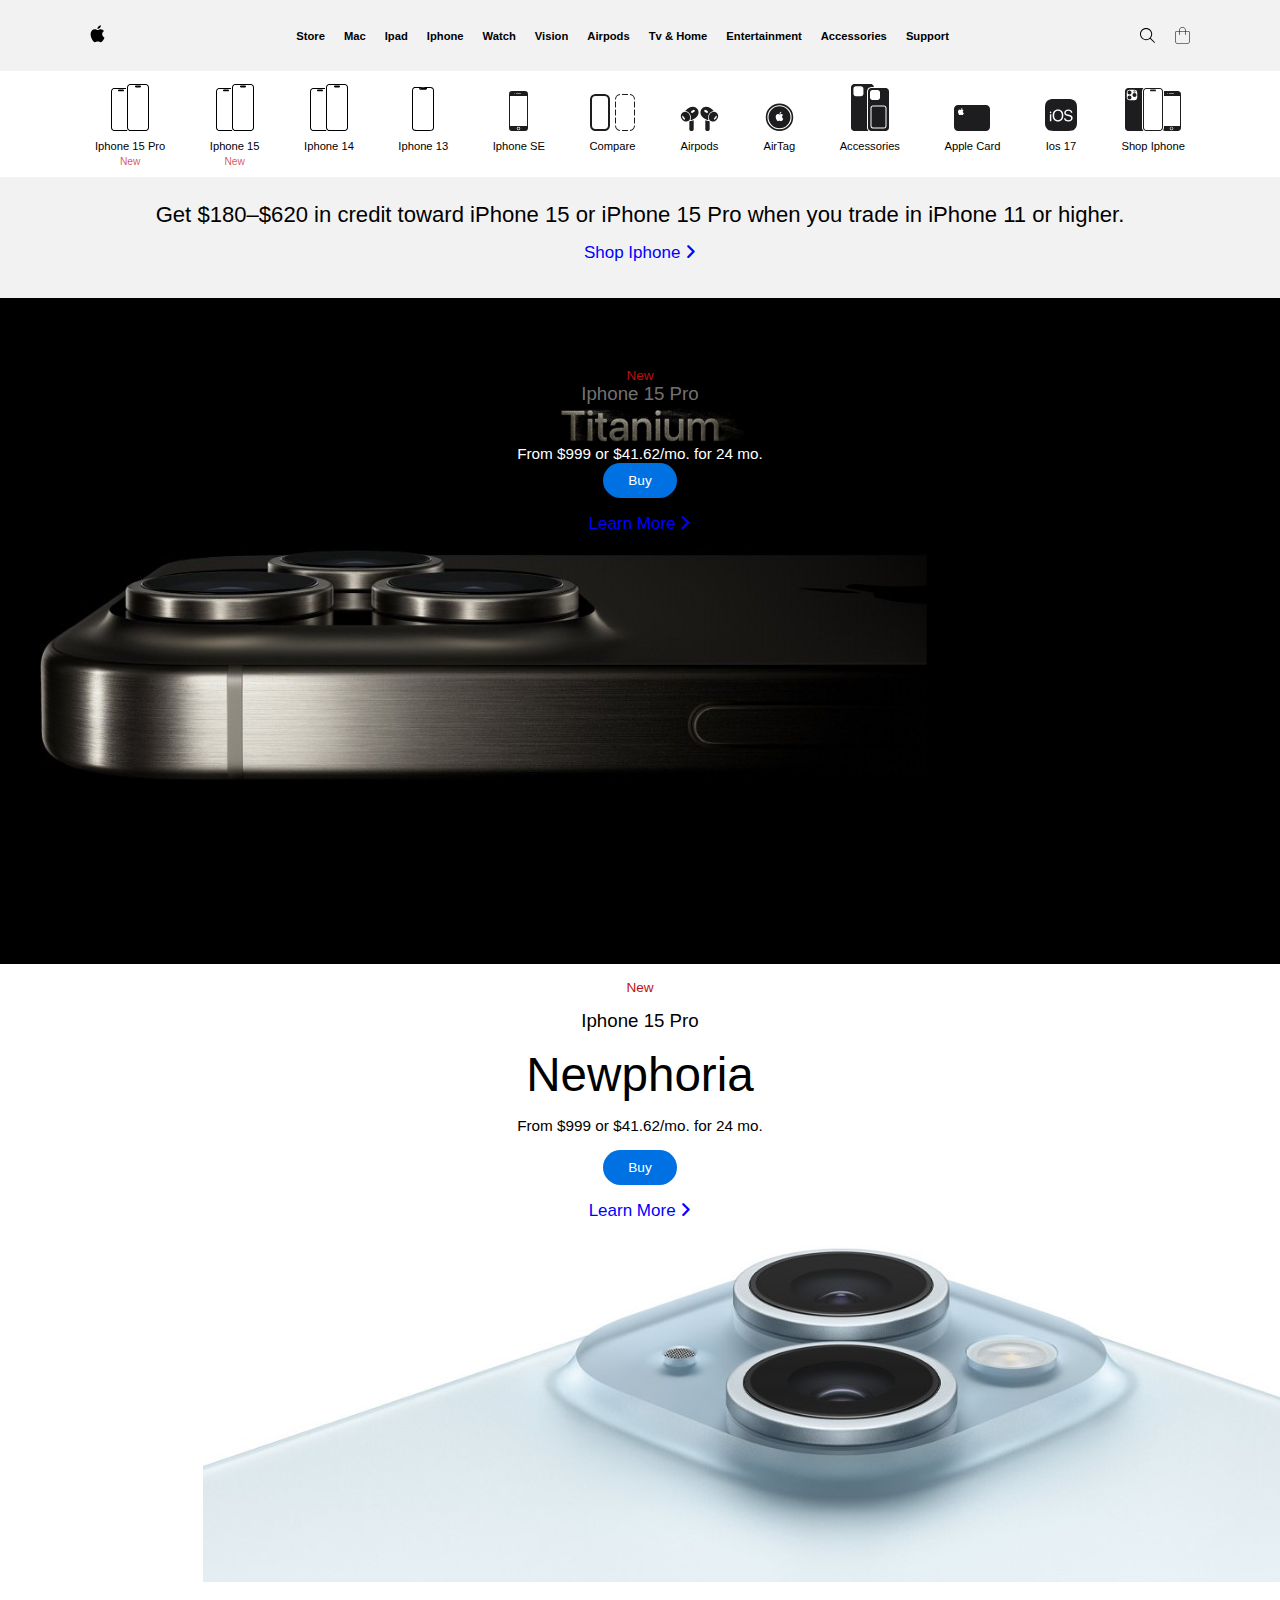
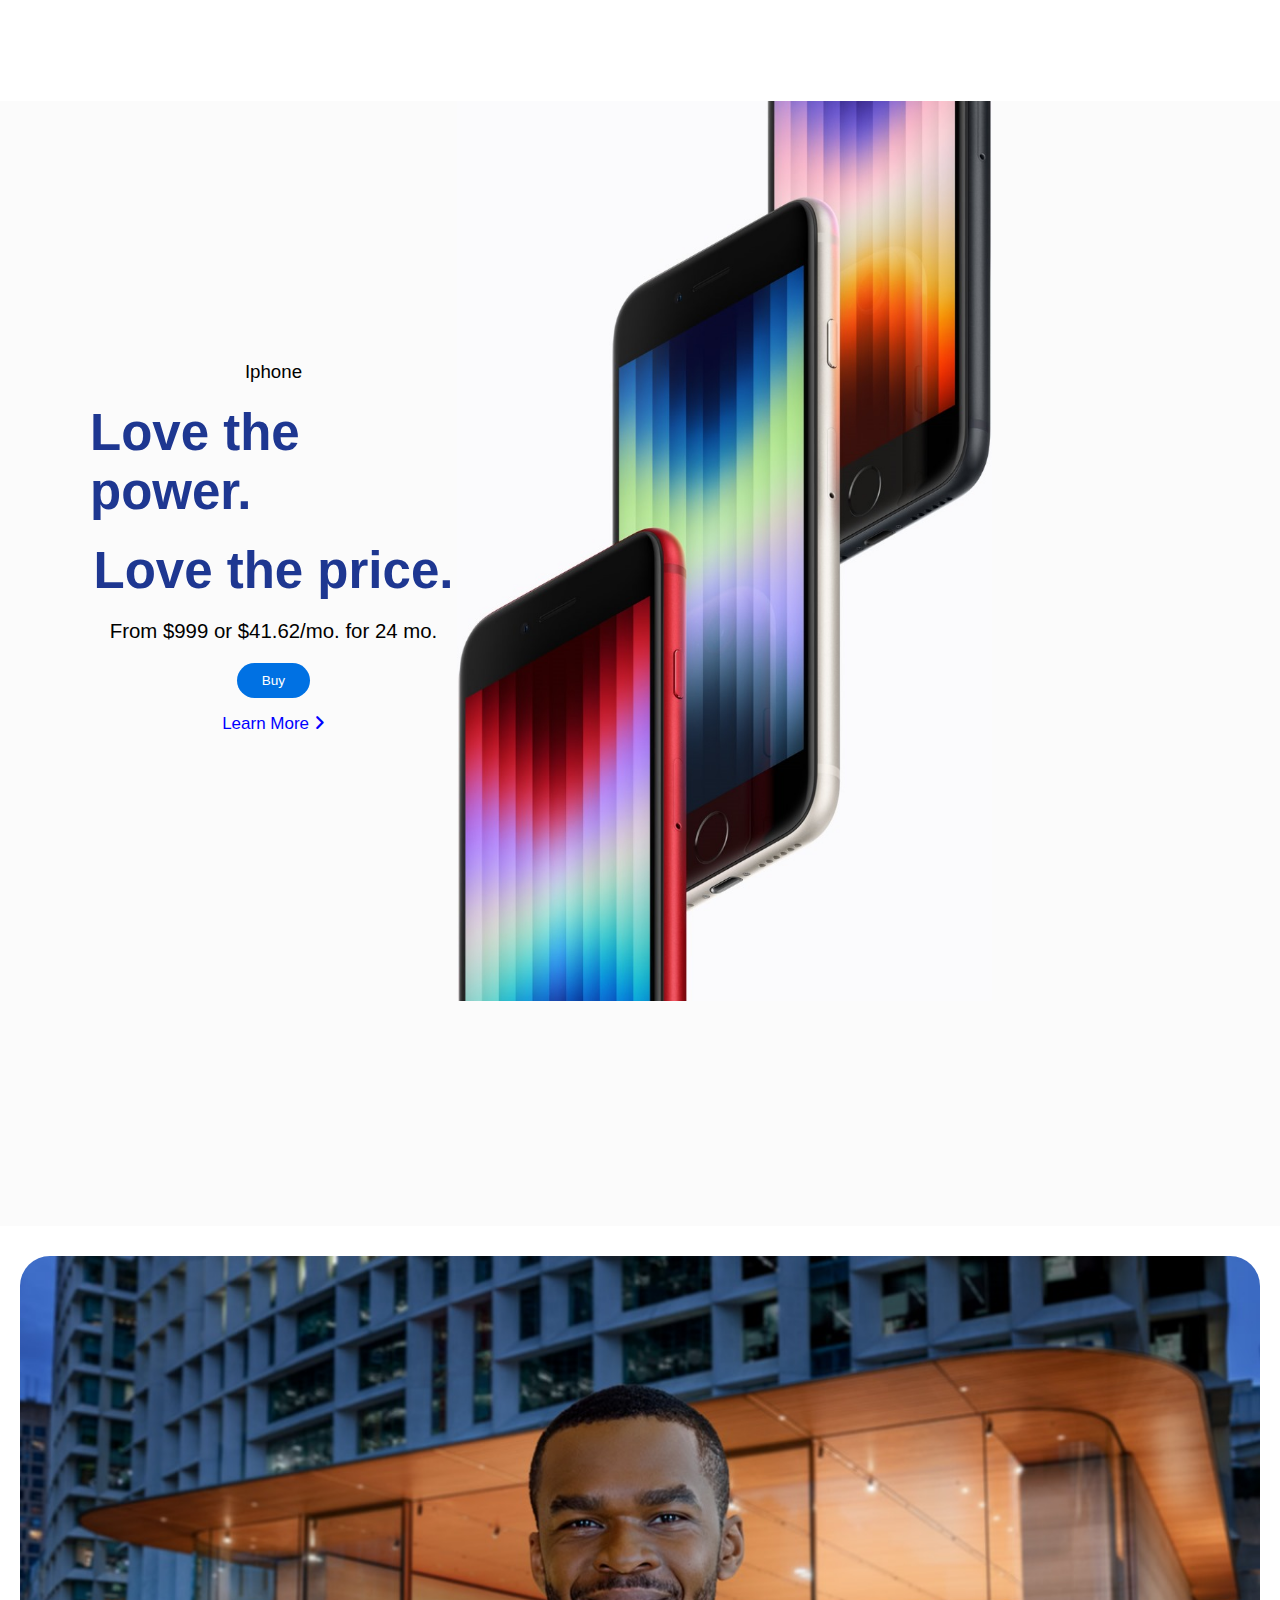
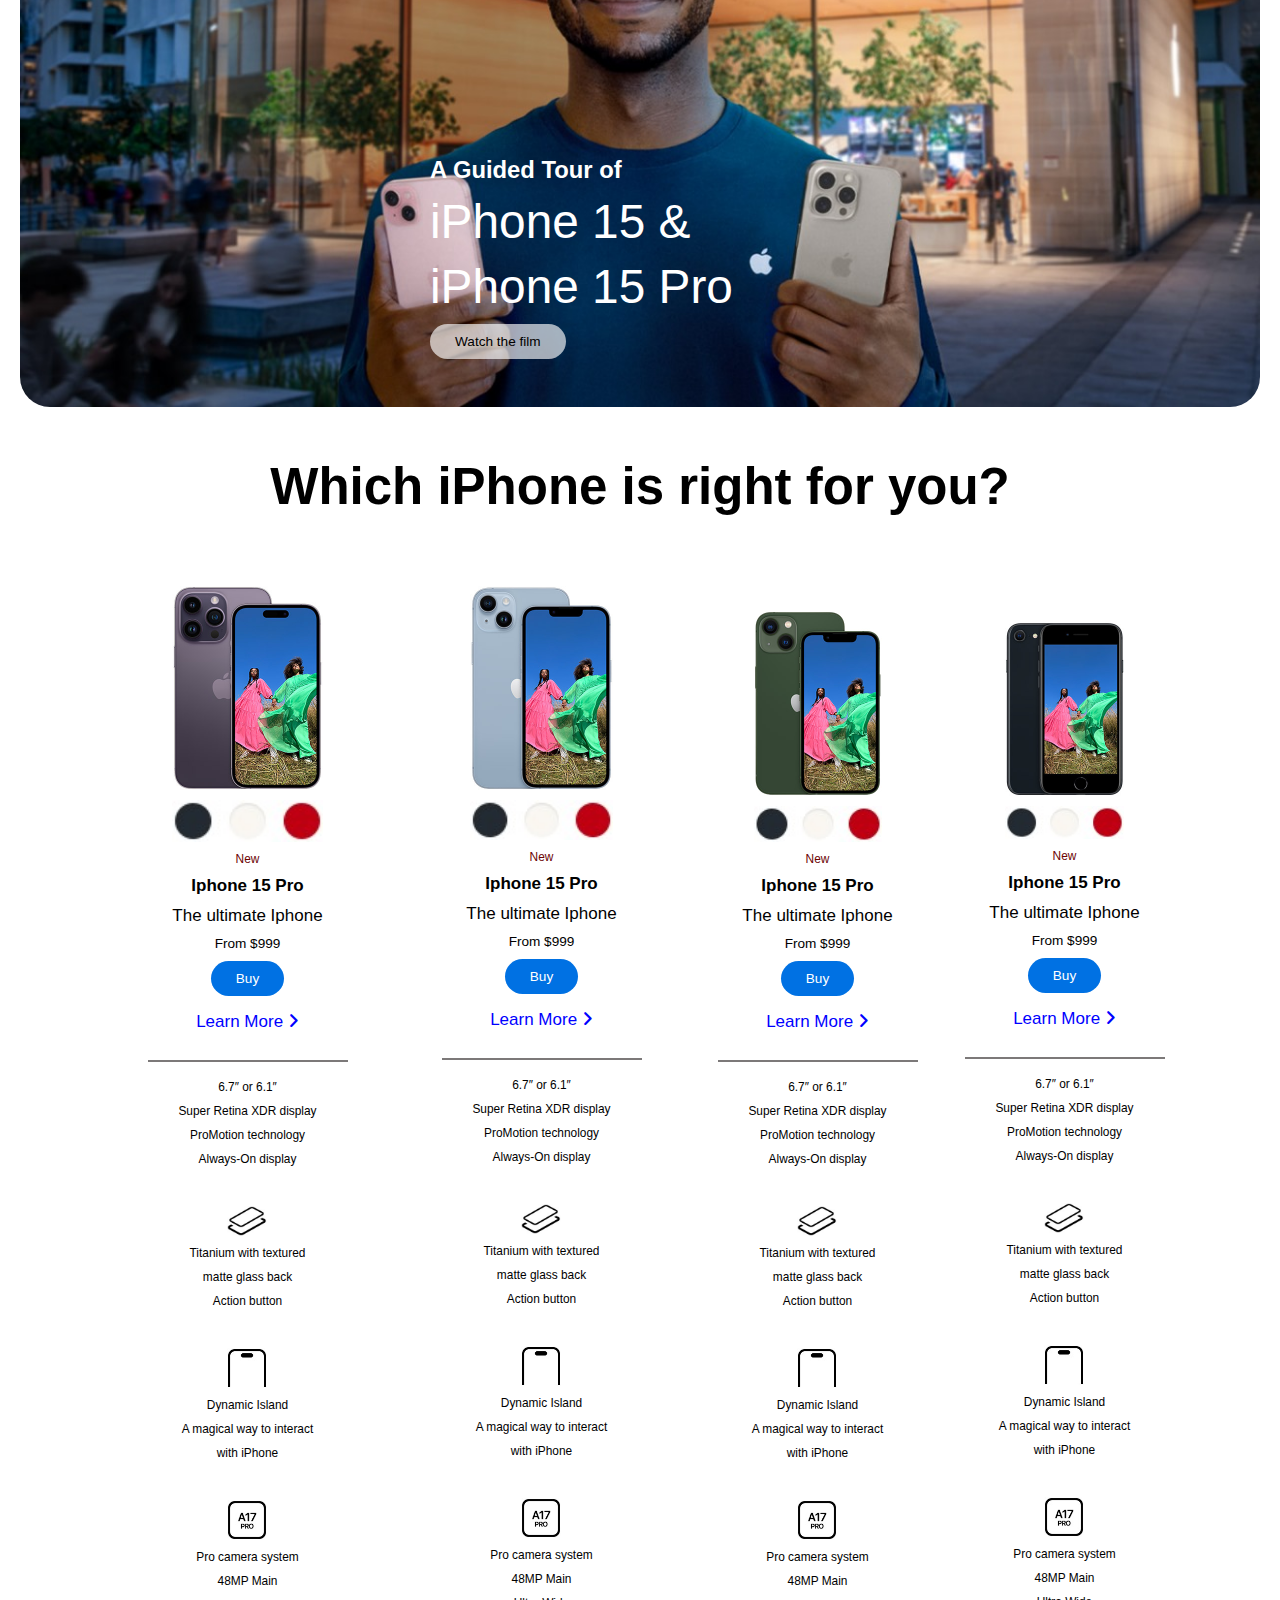
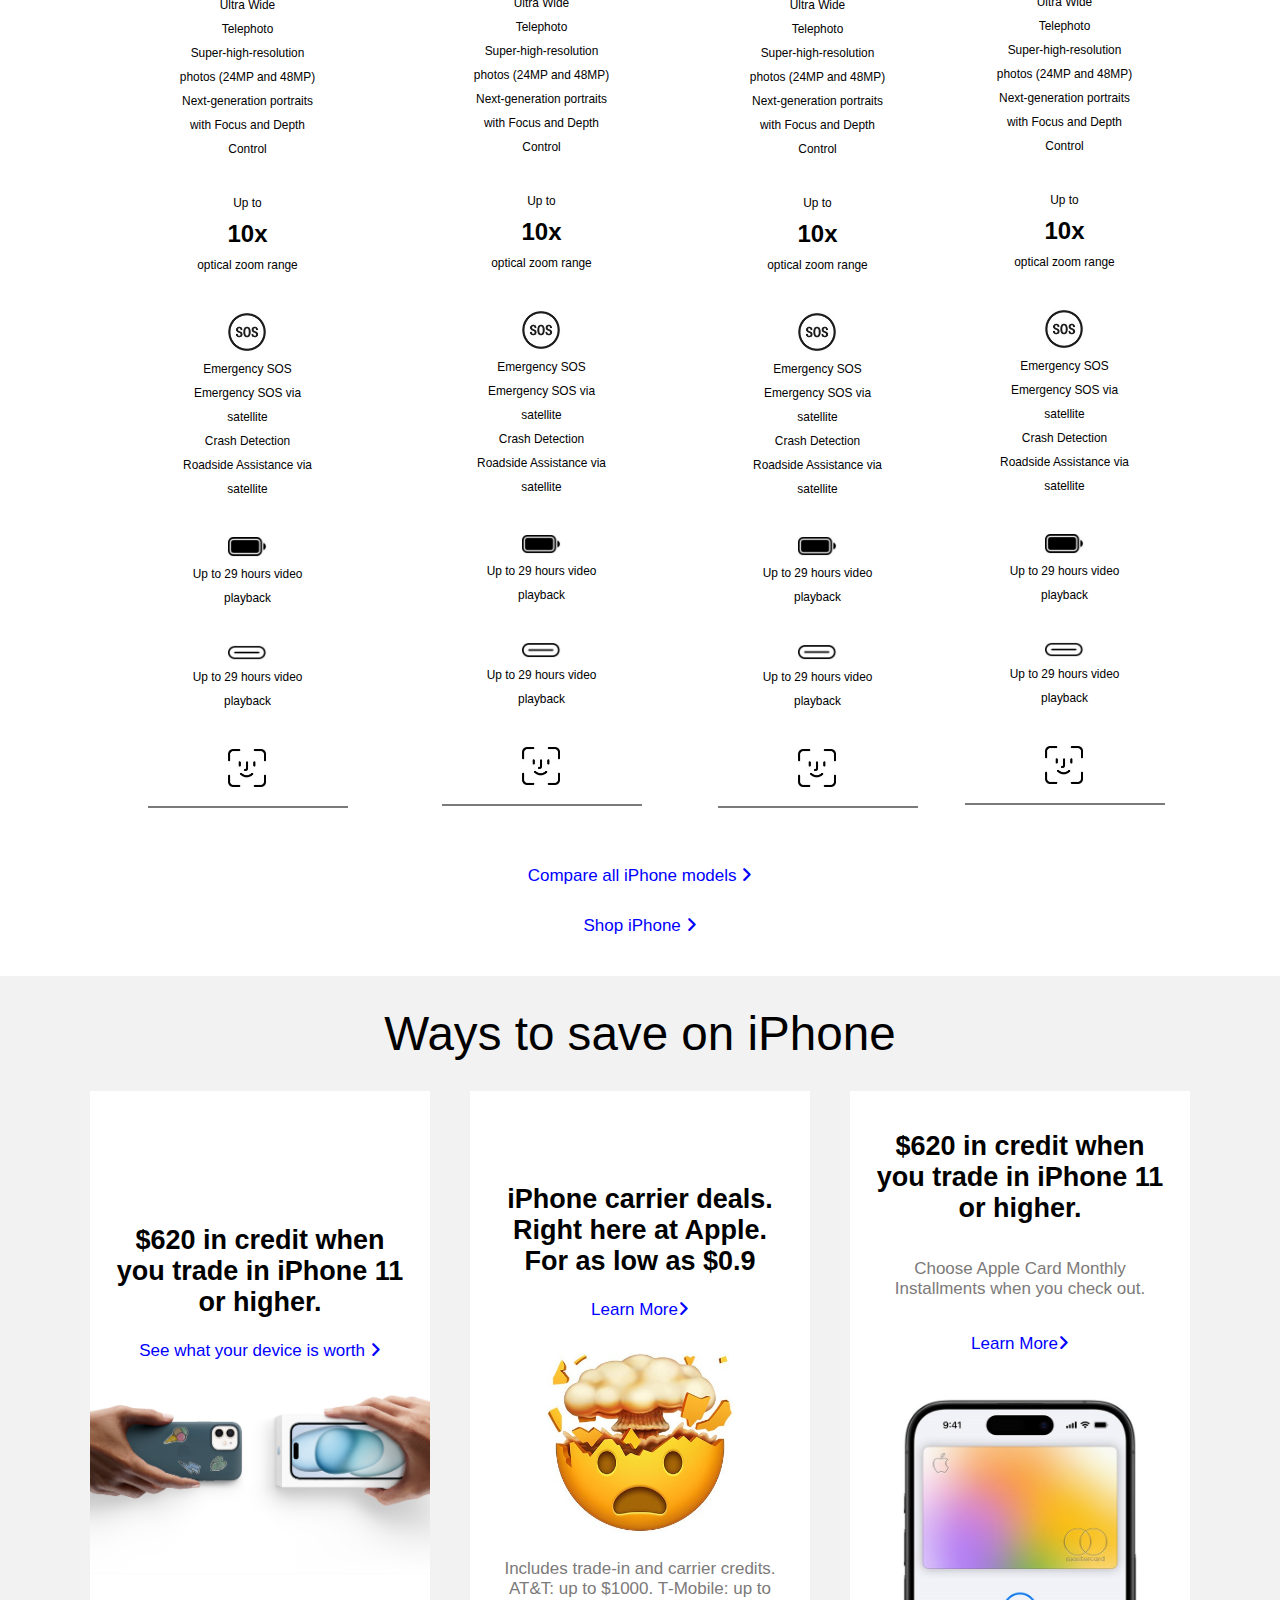
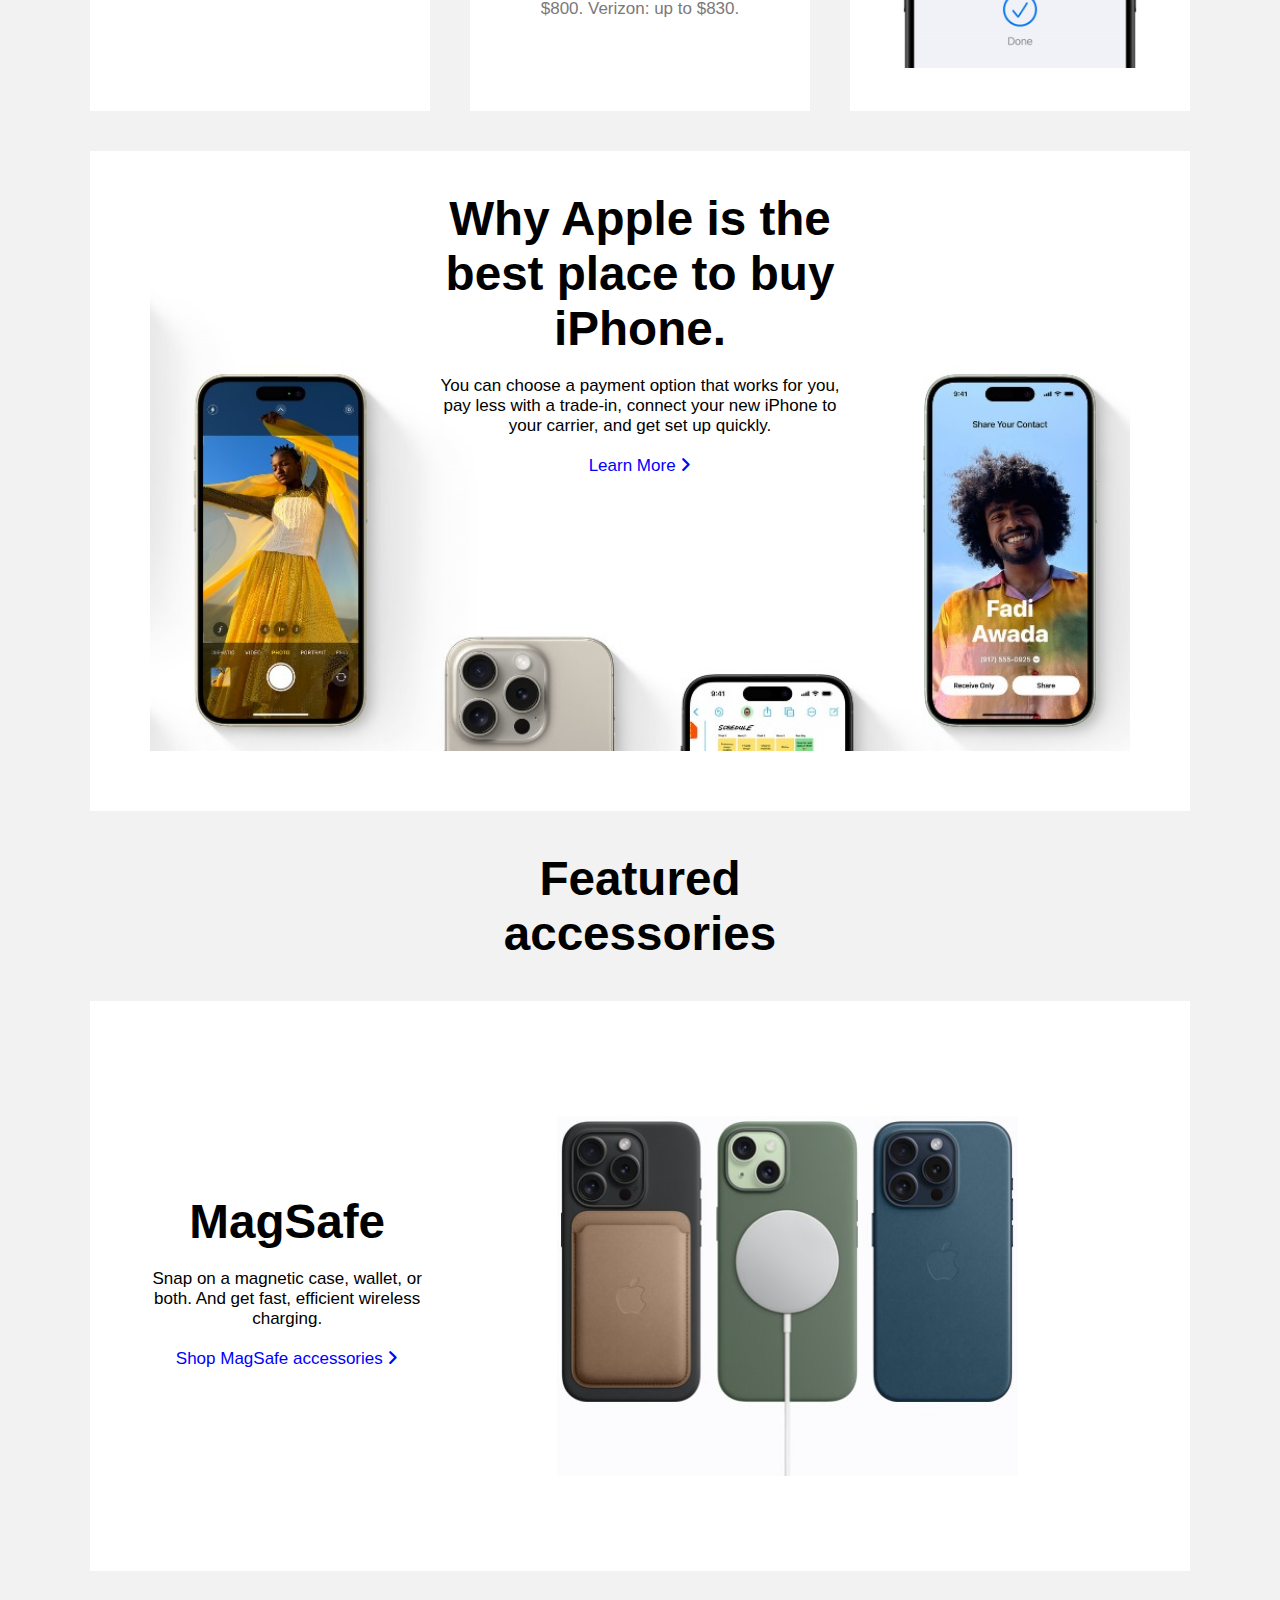
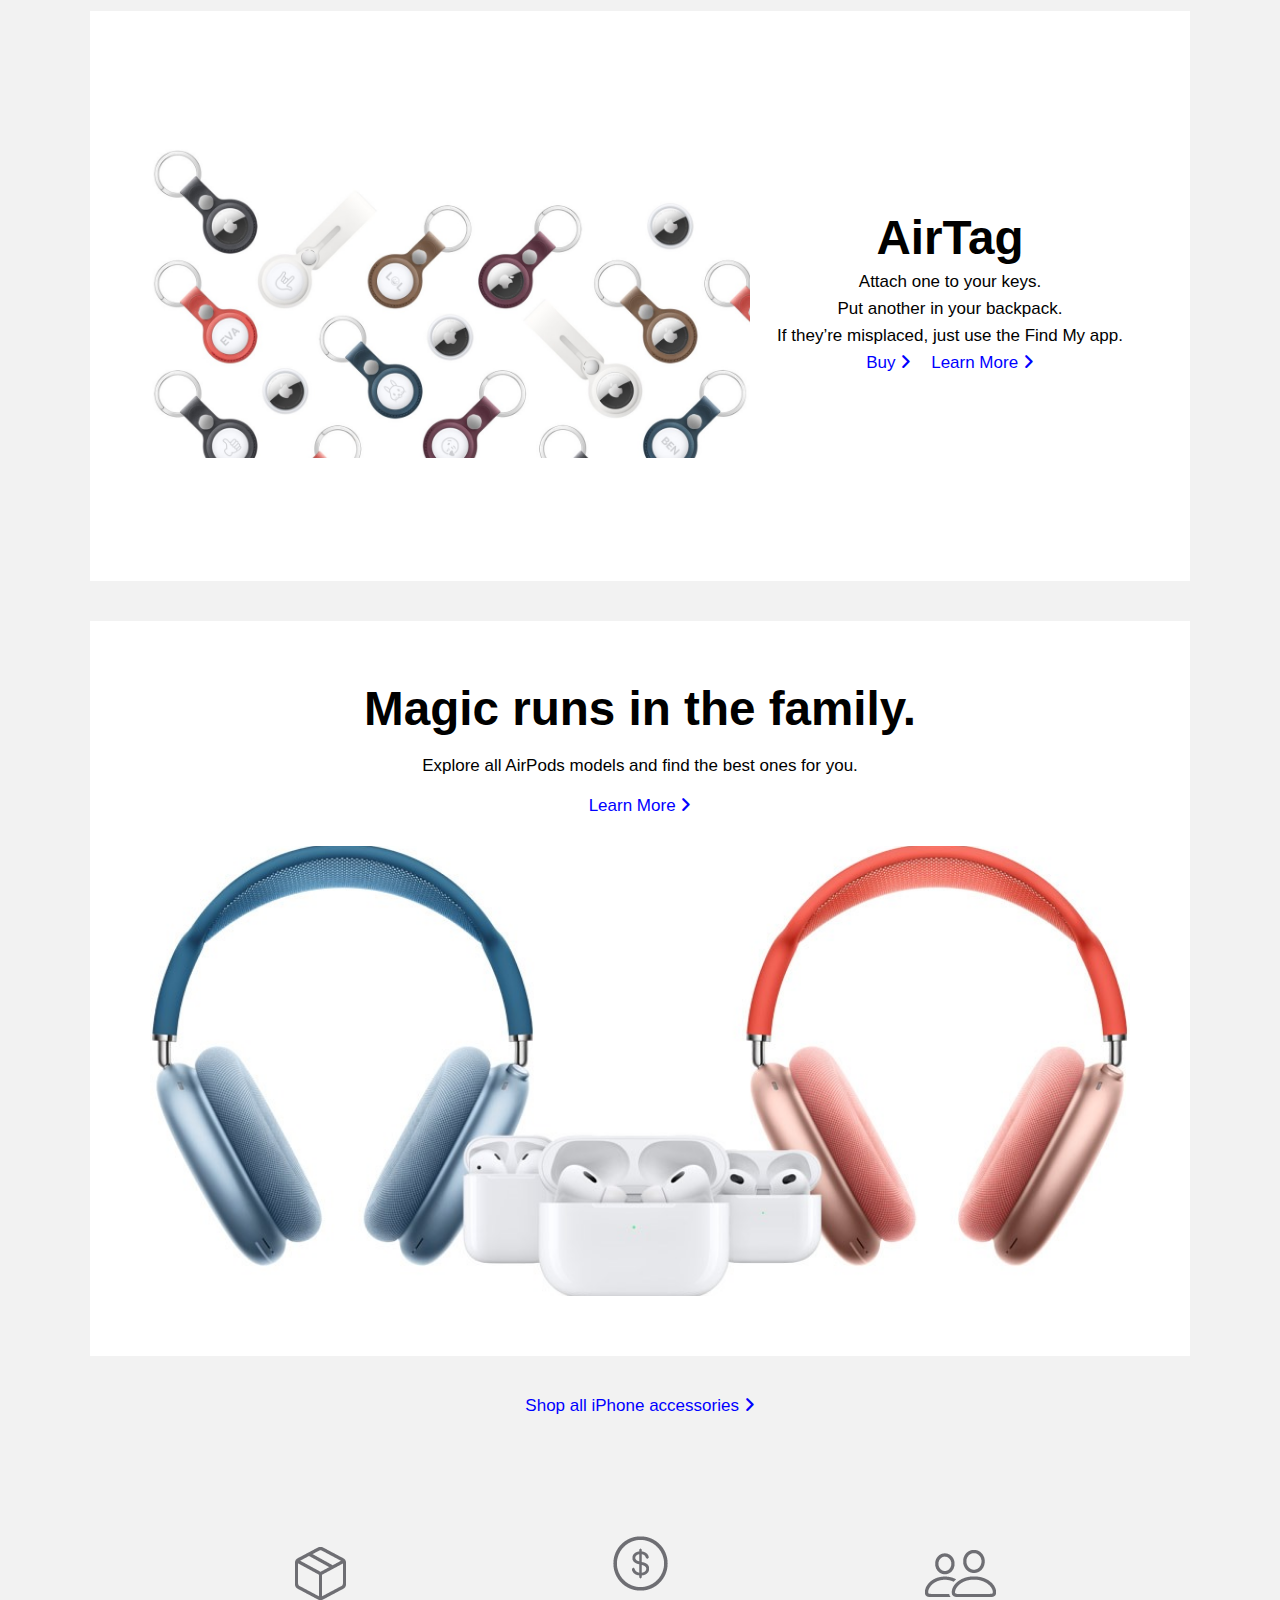
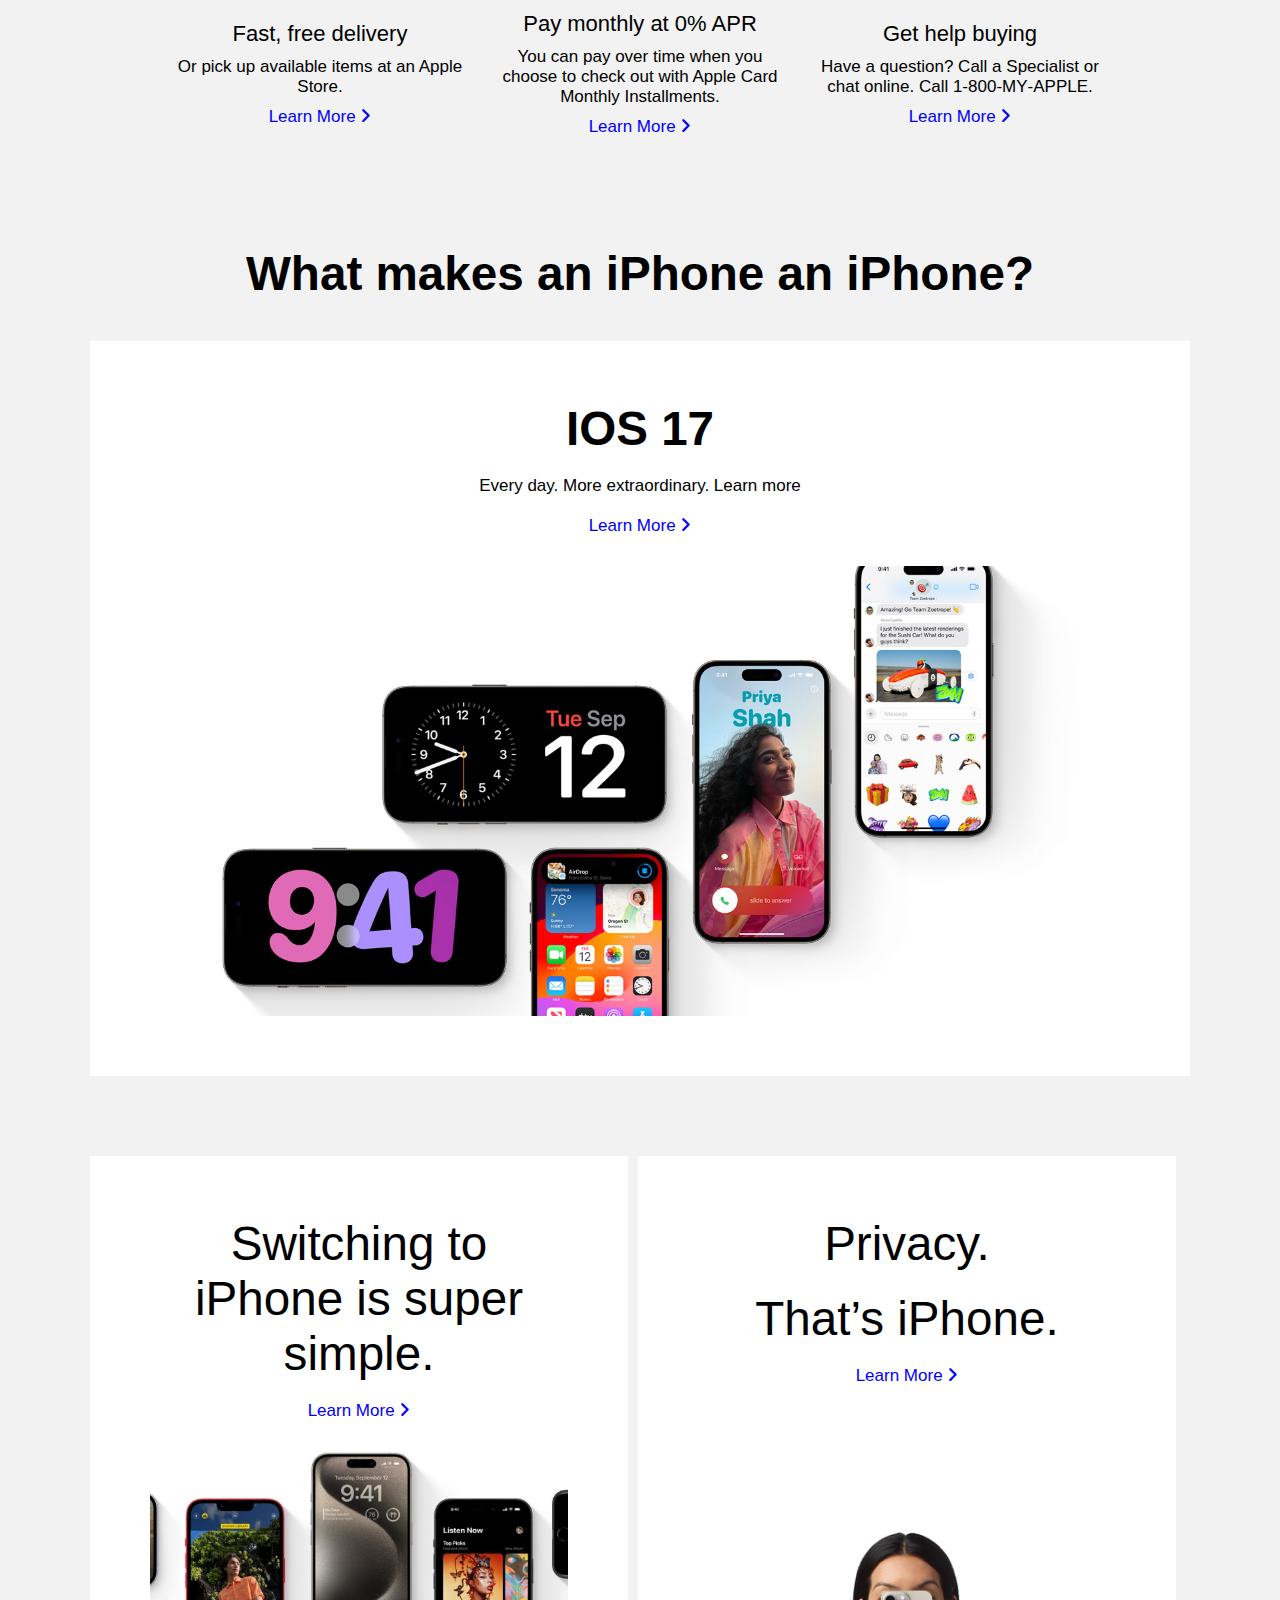
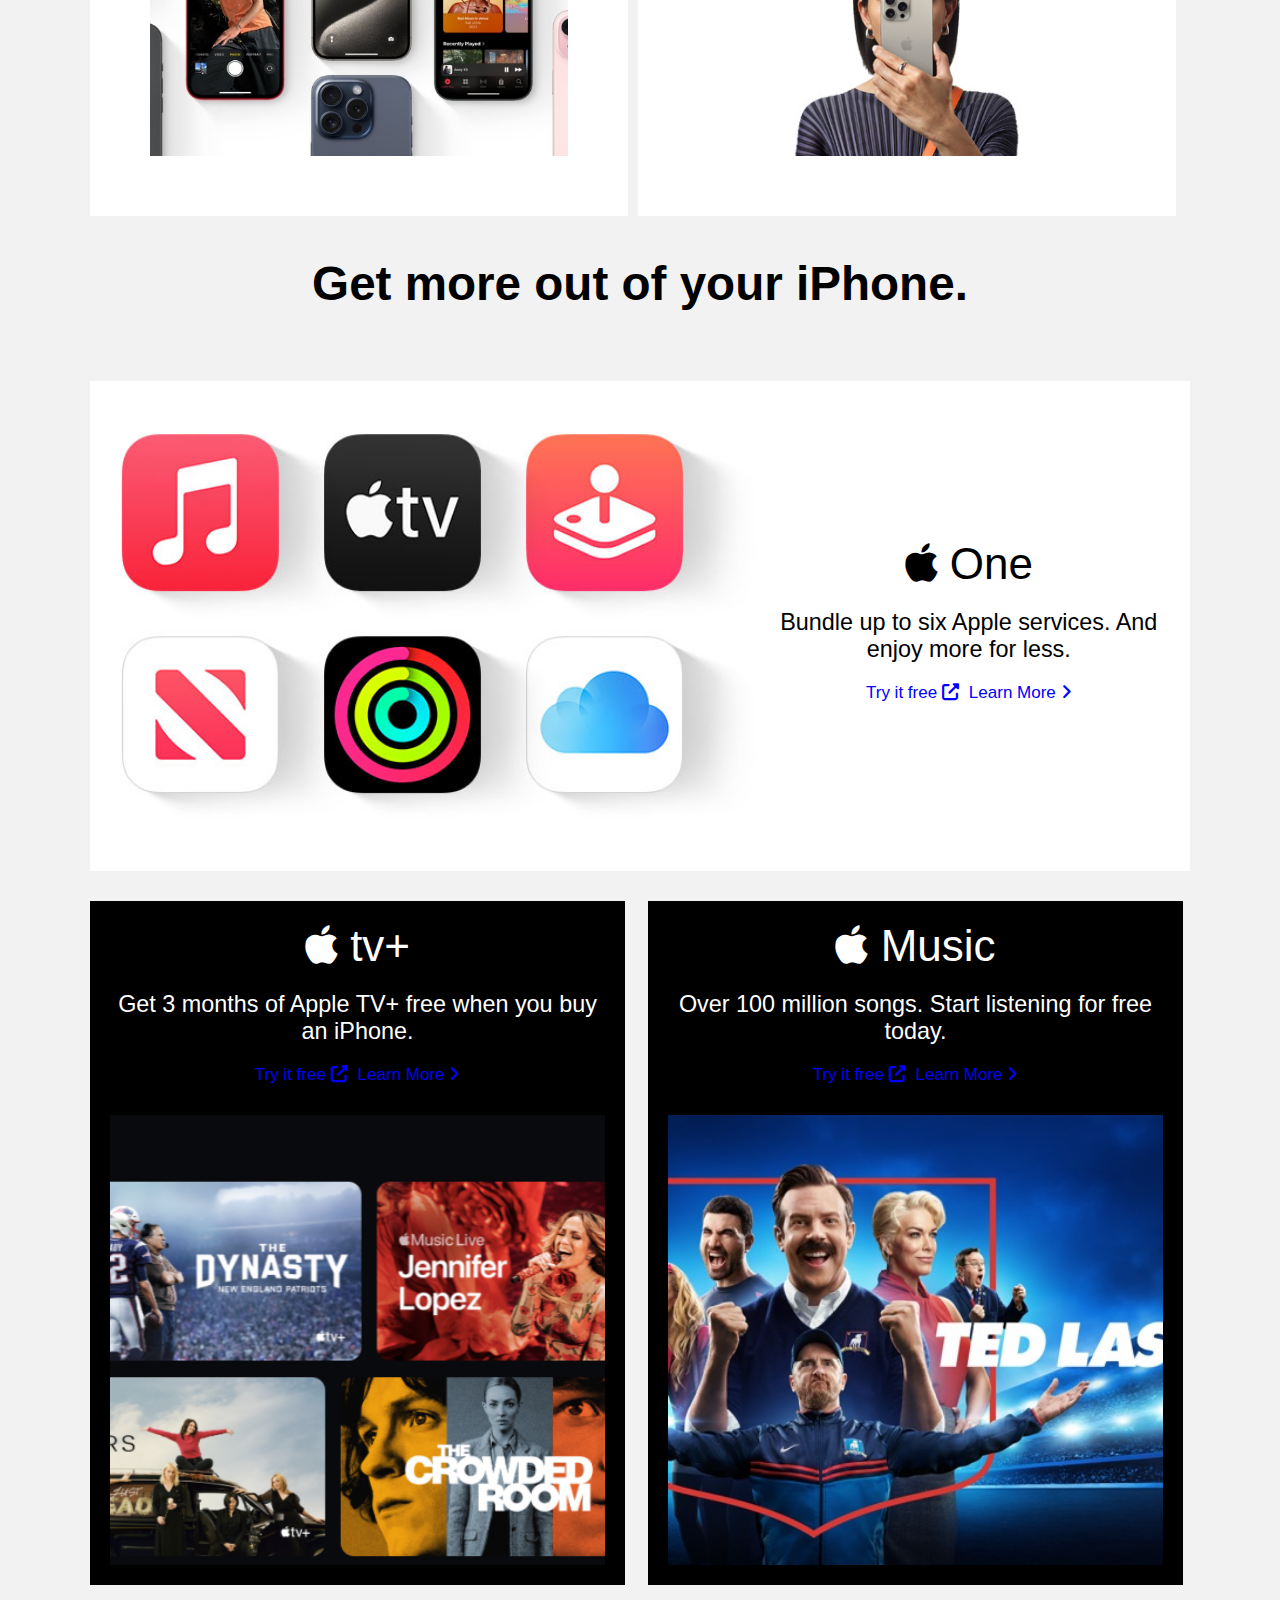
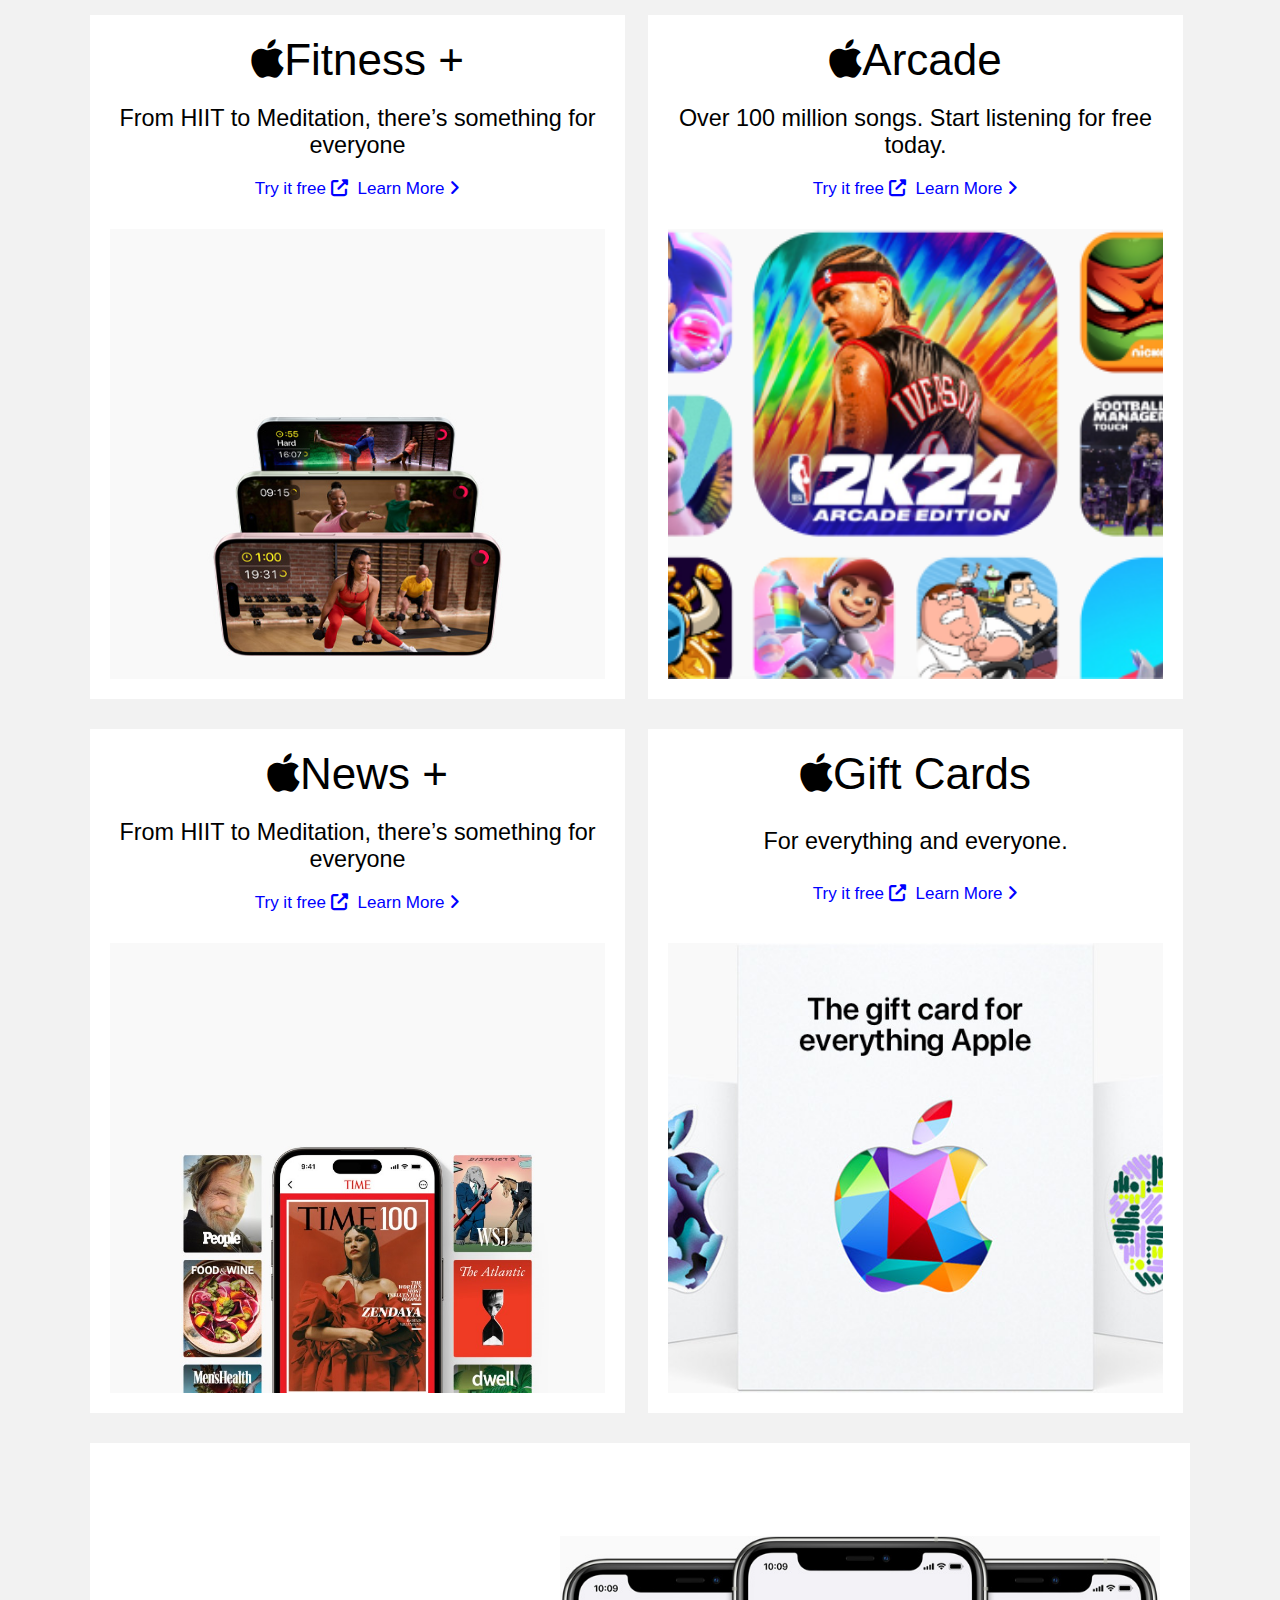
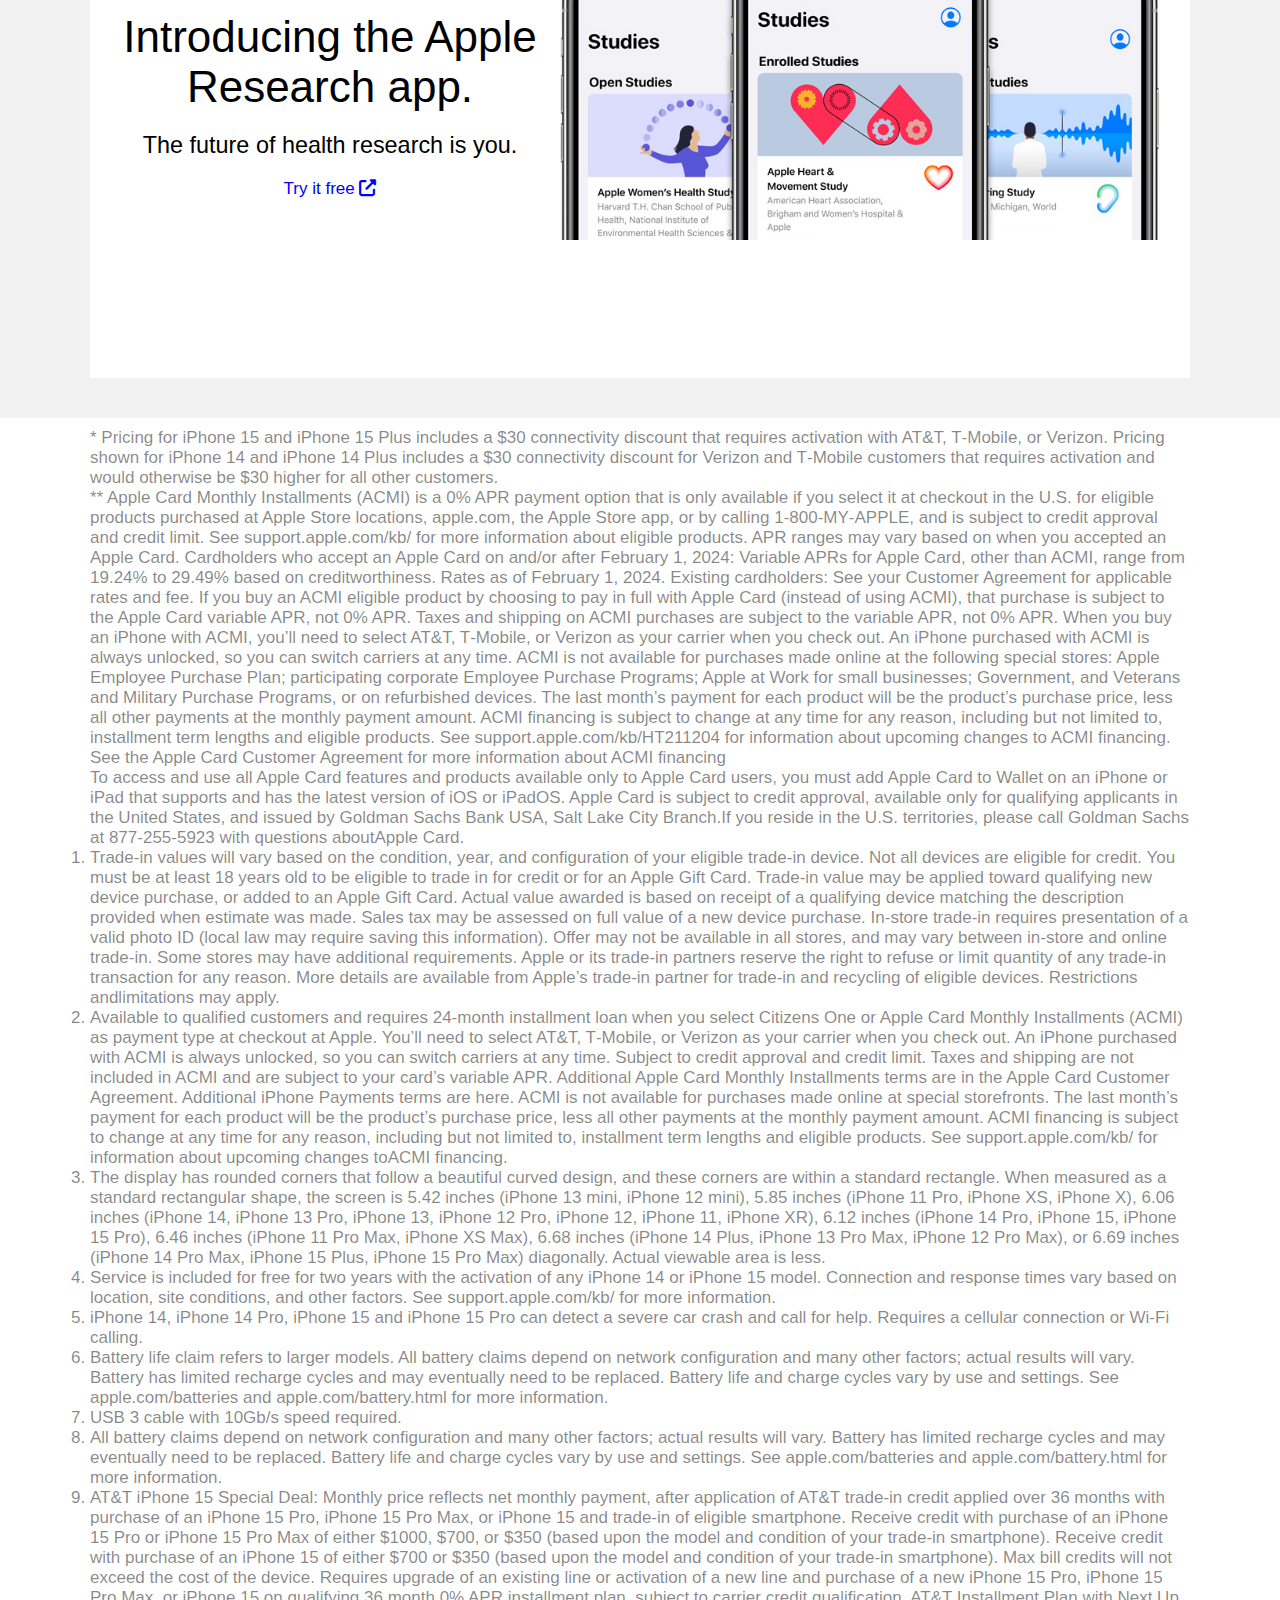
<file: index.html>
<!DOCTYPE html>
<html lang="en">
<head>
    <meta charset="UTF-8">
    <meta name="viewport" content="width=device-width, initial-scale=1.0">
    <link rel="stylesheet" href="https://cdnjs.cloudflare.com/ajax/libs/font-awesome/6.7.2/css/all.min.css" integrity="sha512-Evv84Mr4kqVGRNSgIGL/F/aIDqQb7xQ2vcrdIwxfjThSH8CSR7PBEakCr51Ck+w+/U6swU2Im1vVX0SVk9ABhg==" crossorigin="anonymous" referrerpolicy="no-referrer" />
    <title>Apple</title>
    <link rel="icon" type="image/png" href="img//apple_icon.png">
    <link rel="stylesheet" href="css/reset.css">
    <link rel="stylesheet" href="css/style.css">
    <link rel="stylesheet" href="style-1.css">
    <link href="https://cdn.jsdelivr.net/npm/bootstrap@5.0.2/dist/css/bootstrap.min.css" rel="stylesheet" integrity="sha384-EVSTQN3/azprG1Anm3QDgpJLIm9Nao0Yz1ztcQTwFspd3yD65VohhpuuCOmLASjC" crossorigin="anonymous">
    
    </head>
<body>
    <header>
      <div class="header-nav">
         <div class="container"> 
        <nav>
        <svg viewBox="0 0 14 44" width="15px" xmlns="http://www.w3.org/2000/svg">
            <path d="m13.0729 17.6825a3.61 3.61 0 0 0 -1.7248 3.0365 3.5132 3.5132 0 0 0 2.1379 3.2223 8.394 8.394 0 0 1 -1.0948 2.2618c-.6816.9812-1.3943 1.9623-2.4787 1.9623s-1.3633-.63-2.613-.63c-1.2187 0-1.6525.6507-2.644.6507s-1.6834-.9089-2.4787-2.0243a9.7842 9.7842 0 0 1 -1.6628-5.2776c0-3.0984 2.014-4.7405 3.9969-4.7405 1.0535 0 1.9314.6919 2.5924.6919.63 0 1.6112-.7333 2.8092-.7333a3.7579 3.7579 0 0 1 3.1604 1.5802zm-3.7284-2.8918a3.5615 3.5615 0 0 0 .8469-2.22 1.5353 1.5353 0 0 0 -.031-.32 3.5686 3.5686 0 0 0 -2.3445 1.2084 3.4629 3.4629 0 0 0 -.8779 2.1585 1.419 1.419 0 0 0 .031.2892 1.19 1.19 0 0 0 .2169.0207 3.0935 3.0935 0 0 0 2.1586-1.1368z"></path>
        </svg>
           <div class="left-bar"> 
            <ul class="menu-bar">
                <li><a>Store</a></li>
                <li><a>Mac</a></li>
                <li><a>Ipad</a></li>
                <li><a>Iphone</a></li>
                <li><a>Watch</a></li>
                <li><a>Vision</a></li>
                <li><a>Airpods</a></li>
                <li><a>Tv & Home</a></li>
                <li><a>Entertainment</a></li>
                <li><a>Accessories</a></li>
                <li><a>Support</a></li>
            </ul>
        </div>
            <div class="right-side">
                <img src="img/magnifying-glass.svg">
                <img src="img/bag-shopping.svg"> 
                <div class="menu-icon">
                    <button><i class="fa-solid fa-bars"></i></button>
                </div>
            </div>
           
        </nav>
             </div>
      </div>
      <section class="header-slider">
        <div class="container">
            <div class="slider-cards"> 
            <div class="slider-card">
                <img src="img/slider1.svg" alt="slider-img">
                <h1>Iphone 15 Pro</h1>
                <p>New</p>
            </div>
            <div class="slider-card">
                <img src="img/slider2.svg" alt="slider-img">
                <h1>Iphone 15</h1>
                <p>New</p>
            </div>
            <div class="slider-card">
                <img src="img/slider3.svg" alt="slider-img">
                <h1>Iphone 14</h1>
             
            </div>
            <div class="slider-card">
                <img src="img/slider4.svg" alt="slider-img">
                <h1>Iphone 13</h1>
             
            </div>
            <div class="slider-card">
                <img src="img/slider5.svg" alt="slider-img">
                <h1>Iphone SE</h1>
                
            </div>
            <div class="slider-card">
                <img src="img/slider6.svg" alt="slider-img">
                <h1>Compare</h1>
           
            </div>
            <div class="slider-card">
                <img src="img/slider7.svg" alt="slider-img">
                <h1>Airpods</h1>
            
            </div>
            <div class="slider-card">
                <img src="img/slider8.svg" alt="slider-img">
                <h1>AirTag</h1>
          
            </div>
            <div class="slider-card">
                <img src="img/slider9.svg" alt="slider-img">
                <h1>Accessories</h1>
            
            </div>
            <div class="slider-card">
                <img src="img/slider10.svg" alt="slider-img">
                <h1>Apple Card</h1>
              
            </div>
            <div class="slider-card">
                <img src="img/slider11.svg" alt="slider-img">
                <h1>Ios 17</h1>
              
            </div>
            <div class="slider-card">
                <img src="img/slider12.svg" alt="slider-img">
                <h1>Shop Iphone</h1>
              
            </div>
        
            </div>
        </div>
      </section>
      <section class="header-bot">
       <div class="container"> 
       <div class="to-be-centered">
         <h1>Get $180–$620 in credit toward iPhone 15 or iPhone 15 Pro when you trade in iPhone 11 or higher.</h1>
      <div class="underline-rainbow">  <a  href="#"class="link">Shop Iphone <i class="fa-solid fa-angle-right"></i> </a>   </div> 
     </div>
    </div> 
      </section>
      <section class="titanium">
        <div class="container">
           <div class="titanium-whole"> 
            <div class="titanium-header">
                <p>New</p>
                <h1>Iphone 15 Pro</h1>
                <img class="titaniumm"src="img/titanium.jpeg">
                <h2>From $999 or $41.62/mo. for 24 mo.</h2>
              <div class="link-whole">  
                <a class="buy">Buy</a>
                <div class="underline-rainbow"><a href="#" class="link">Learn More  <i class="fa-solid fa-angle-right"></i></a>
                </div>  
            </div>   
            </div> 
           <div class=" titanium-bot"> 
            <img class="titanium-phone"src="img/titanium-mobile.jpeg">
        </div>
        </div>
        </div>
      </section>
     <section id="newphoria">
            <div class="newphoria-header">
                <h6>New</h6>
                <h3>Iphone 15 Pro</h3>
                <h1>Newphoria</h1>
                <p>From $999 or $41.62/mo. for 24 mo.</p>
                <div class="link-whole">  
                    <a class="buy">Buy</a>  
                    <div class="underline-rainbow"><a href="#" class="link">Learn More  <i class="fa-solid fa-angle-right"></i></a>
                    </div>      
                </div>   
                <div class="newphoria-img"><img src="img/newphoria.jpeg"></div>
            </div>
            
     </section>
     <section id="love-iphone">
       <div class="container">
            <div  class="love-iphone-whole"> 
            <div class="love-iphone-left">
                <h4>Iphone</h4>
                <h1>Love the power.</h1>
                <h1>Love the price. </h1>
                <p>From $999 or $41.62/mo. for 24 mo. </p>
                <div class="link-whole">  
                    <a class="buy">Buy</a>
                    <div class="underline-rainbow"><a href="#" class="link">Learn More  <i class="fa-solid fa-angle-right"></i></a>
                    </div>  
                </div> 
            </div>
            <div class="love-iphone-img"><img src="img/lovebg.jpeg"></div>
        </div>
</div>
     </section>
     <section id="guided-tour">
       <div class="container-2"> 
        <div class="guided-tour-whole">
            <div class="guided-tour-header">
                <h2>A Guided Tour of </h2>
                <h1>iPhone 15 & </h1>
                <h1>iPhone 15 Pro </h1>
                <a href="#">Watch the film  <i class="fa-solid fa-circle-play"></i></i></a>
            </div>
          <div class="to-be-centered guided-tour-img" > <img src="img/applebg12.jpeg"></div>
        </div></div>
     </section>
     <section id="right-for-you">
        <h1>Which iPhone is right for you? </h1>
               <div class="container"> 
                    <div class="cards">
       <div class="card-11">                 <div class="card">
                            <img class="phone-img"src="img/phone.jpg">   
                            <img class="colors-img" src="img/applecolor.jpeg">
                            <p class="p-red">New</p>
                            <h2>Iphone 15 Pro </h2>
                            <h5>The ultimate Iphone</h5>
                            <h6>From $999</h6>
                            <div class="link-whole">  
                                <a class="buy">Buy</a>
                                <div class="underline-rainbow"><a href="#" class="link">Learn More  <i class="fa-solid fa-angle-right"></i></a>
                                </div> 
                            </div> 
                            <hr class="card-hr">
                           
                            <div class="card-lower-part">
                                <div class="card-lower-parts">
                                    <p>6.7″ or 6.1″</p>
                                    <p>Super Retina XDR display</p>
                                    <p>ProMotion technology</p>
                                    <p>Always-On display</p> 
                           </div> 
                               <div class="card-lower-parts"> 
                                    <img class="icons" src="img/icon4.jpeg">
                                    <p>Titanium with textured</p> 
                                    <p>matte glass back</p>
                                    <p>Action button</p>
                               </div>
                               <div class="card-lower-parts"> 
                                    <img class="icons" src="img/icon11.jpeg">
                                    <p>Dynamic Island</p> 
                                    <p>A magical way to interact</p>
                                    <p>with iPhone</p>
                               </div>
                               <div class="card-lower-parts"> 
                                    <img class="icons" src="img/icon6.jpeg">
                                    <p>Pro camera system</p> 
                                    <p>48MP Main</p>
                                    <p>Ultra Wide</p>
                                    <p>Telephoto</p>
                                    <p>Super-high-resolution</p>
                                    <p>photos (24MP and 48MP)</p>
                                    <p>Next-generation portraits</p>
                                    <p>with Focus and Depth</p>
                                    <p>Control</p>

                               </div>
                               <div class="card-lower-parts"> 
                                    <p>Up to</p> 
                                    <h4>10x</h4>
                                    <p>optical zoom range</p>
                                </div>
                                <div class="card-lower-parts"> 
                                    <img class="icons" src="img/icon7.jpeg">
                                    <p>Emergency SOS</p> 
                                    <p>Emergency SOS via</p>
                                    <p>satellite</p>
                                    <p>Crash Detection</p>
                                    <p>Roadside Assistance via</p>
                                    <p>satellite</p>
                                    
                               </div>
                               <div class="card-lower-parts"> 
                                    <img class="icons" src="img/icon9.jpeg">
                                    <p>Up to 29 hours video</p> 
                                    <p>playback</p>
                               </div>
                               <div class="card-lower-parts"> 
                                    <img class="icons" src="img/icon3.jpeg">
                                    <p>Up to 29 hours video</p> 
                                    <p>playback</p>
                               </div>
                               <div class="card-lower-parts"> 
                                    <img class="icons" src="img/icon.jpeg">
                               </div>
                                
                               </div>
                               <hr>
                        </div>
                        <div class="card">
                            <img class="phone-img"src="img/phone2.jpg">   
                            <img class="colors-img" src="img/applecolor.jpeg">
                            <p class="p-red">New</p>
                            <h2>Iphone 15 Pro </h2>
                            <h5>The ultimate Iphone</h5>
                            <h6>From $999</h6>
                            <div class="link-whole">  
                                <a class="buy">Buy</a>
                                <div class="underline-rainbow"><a href="#" class="link">Learn More  <i class="fa-solid fa-angle-right"></i></a>
                                </div> 
                            </div> 
                            <hr class="card-hr">
                            <div class="card-lower-part">
                                <div class="card-lower-parts">
                                    <p>6.7″ or 6.1″</p>
                                    <p>Super Retina XDR display</p>
                                    <p>ProMotion technology</p>
                                    <p>Always-On display</p> 
                           </div> 
                               <div class="card-lower-parts"> 
                                    <img class="icons" src="img/icon4.jpeg">
                                    <p>Titanium with textured</p> 
                                    <p>matte glass back</p>
                                    <p>Action button</p>
                               </div>
                               <div class="card-lower-parts"> 
                                    <img class="icons" src="img/icon11.jpeg">
                                    <p>Dynamic Island</p> 
                                    <p>A magical way to interact</p>
                                    <p>with iPhone</p>
                               </div>
                               <div class="card-lower-parts"> 
                                    <img class="icons" src="img/icon6.jpeg">
                                    <p>Pro camera system</p> 
                                    <p>48MP Main</p>
                                    <p>Ultra Wide</p>
                                    <p>Telephoto</p>
                                    <p>Super-high-resolution</p>
                                    <p>photos (24MP and 48MP)</p>
                                    <p>Next-generation portraits</p>
                                    <p>with Focus and Depth</p>
                                    <p>Control</p>

                               </div>
                               <div class="card-lower-parts"> 
                                    <p>Up to</p> 
                                    <h4>10x</h4>
                                    <p>optical zoom range</p>
                                </div>
                                <div class="card-lower-parts"> 
                                    <img class="icons" src="img/icon7.jpeg">
                                    <p>Emergency SOS</p> 
                                    <p>Emergency SOS via</p>
                                    <p>satellite</p>
                                    <p>Crash Detection</p>
                                    <p>Roadside Assistance via</p>
                                    <p>satellite</p>
                                    
                               </div>
                               <div class="card-lower-parts"> 
                                    <img class="icons" src="img/icon9.jpeg">
                                    <p>Up to 29 hours video</p> 
                                    <p>playback</p>
                               </div>
                               <div class="card-lower-parts"> 
                                    <img class="icons" src="img/icon3.jpeg">
                                    <p>Up to 29 hours video</p> 
                                    <p>playback</p>
                               </div>
                               <div class="card-lower-parts"> 
                                    <img class="icons" src="img/icon.jpeg">
                               </div>
                                
                               </div>  
                               <hr>
                        </div></div>
                       <div class="card-11"> <div class="card card-1">
                            <img class="phone-img"src="img/phone3.jpg">   
                            <img class="colors-img" src="img/applecolor.jpeg">
                            <p class="p-red">New</p>
                            <h2>Iphone 15 Pro </h2>
                            <h5>The ultimate Iphone</h5>
                            <h6>From $999</h6>
                            <div class="link-whole">  
                                <a class="buy">Buy</a>
                                <div class="underline-rainbow"><a href="#" class="link">Learn More  <i class="fa-solid fa-angle-right"></i></a>
                                </div> 
                            </div> 
                            <hr class="card-hr">
                            <div class="card-lower-part">
                                <div class="card-lower-parts">
                                    <p>6.7″ or 6.1″</p>
                                    <p>Super Retina XDR display</p>
                                    <p>ProMotion technology</p>
                                    <p>Always-On display</p> 
                           </div> 
                               <div class="card-lower-parts"> 
                                    <img class="icons" src="img/icon4.jpeg">
                                    <p>Titanium with textured</p> 
                                    <p>matte glass back</p>
                                    <p>Action button</p>
                               </div>
                               <div class="card-lower-parts"> 
                                    <img class="icons" src="img/icon11.jpeg">
                                    <p>Dynamic Island</p> 
                                    <p>A magical way to interact</p>
                                    <p>with iPhone</p>
                               </div>
                               <div class="card-lower-parts"> 
                                    <img class="icons" src="img/icon6.jpeg">
                                    <p>Pro camera system</p> 
                                    <p>48MP Main</p>
                                    <p>Ultra Wide</p>
                                    <p>Telephoto</p>
                                    <p>Super-high-resolution</p>
                                    <p>photos (24MP and 48MP)</p>
                                    <p>Next-generation portraits</p>
                                    <p>with Focus and Depth</p>
                                    <p>Control</p>

                               </div>
                               <div class="card-lower-parts"> 
                                    <p>Up to</p> 
                                    <h4>10x</h4>
                                    <p>optical zoom range</p>
                                </div>
                                <div class="card-lower-parts"> 
                                    <img class="icons" src="img/icon7.jpeg">
                                    <p>Emergency SOS</p> 
                                    <p>Emergency SOS via</p>
                                    <p>satellite</p>
                                    <p>Crash Detection</p>
                                    <p>Roadside Assistance via</p>
                                    <p>satellite</p>
                                    
                               </div>
                               <div class="card-lower-parts"> 
                                    <img class="icons" src="img/icon9.jpeg">
                                    <p>Up to 29 hours video</p> 
                                    <p>playback</p>
                               </div>
                               <div class="card-lower-parts"> 
                                    <img class="icons" src="img/icon3.jpeg">
                                    <p>Up to 29 hours video</p> 
                                    <p>playback</p>
                               </div>
                               <div class="card-lower-parts"> 
                                    <img class="icons" src="img/icon.jpeg">
                               </div>
                                
                               </div>
                               <hr>
                        </div>
                        <div class="card card-1">
                            <img class="phone-img"src="img/phone4.jpg">   
                            <img class="colors-img" src="img/applecolor.jpeg">
                            <p class="p-red">New</p>
                            <h2>Iphone 15 Pro </h2>
                            <h5>The ultimate Iphone</h5>
                            <h6>From $999</h6>
                            <div class="link-whole">  
                                <a class="buy">Buy</a>
                                <div class="underline-rainbow"><a href="#" class="link">Learn More  <i class="fa-solid fa-angle-right"></i></a>
                                </div> 
                            </div> 
                            <hr class="card-hr">
                            <div class="card-lower-part">
                                <div class="card-lower-parts">
                                    <p>6.7″ or 6.1″</p>
                                    <p>Super Retina XDR display</p>
                                    <p>ProMotion technology</p>
                                    <p>Always-On display</p> 
                           </div> 
                               <div class="card-lower-parts"> 
                                    <img class="icons" src="img/icon4.jpeg">
                                    <p>Titanium with textured</p> 
                                    <p>matte glass back</p>
                                    <p>Action button</p>
                               </div>
                               <div class="card-lower-parts"> 
                                    <img class="icons" src="img/icon11.jpeg">
                                    <p>Dynamic Island</p> 
                                    <p>A magical way to interact</p>
                                    <p>with iPhone</p>
                               </div>
                               <div class="card-lower-parts"> 
                                    <img class="icons" src="img/icon6.jpeg">
                                    <p>Pro camera system</p> 
                                    <p>48MP Main</p>
                                    <p>Ultra Wide</p>
                                    <p>Telephoto</p>
                                    <p>Super-high-resolution</p>
                                    <p>photos (24MP and 48MP)</p>
                                    <p>Next-generation portraits</p>
                                    <p>with Focus and Depth</p>
                                    <p>Control</p>

                               </div>
                               <div class="card-lower-parts"> 
                                    <p>Up to</p> 
                                    <h4>10x</h4>
                                    <p>optical zoom range</p>
                                </div>
                                <div class="card-lower-parts"> 
                                    <img class="icons" src="img/icon7.jpeg">
                                    <p>Emergency SOS</p> 
                                    <p>Emergency SOS via</p>
                                    <p>satellite</p>
                                    <p>Crash Detection</p>
                                    <p>Roadside Assistance via</p>
                                    <p>satellite</p>
                                    
                               </div>
                               <div class="card-lower-parts"> 
                                    <img class="icons" src="img/icon9.jpeg">
                                    <p>Up to 29 hours video</p> 
                                    <p>playback</p>
                               </div>
                               <div class="card-lower-parts"> 
                                    <img class="icons" src="img/icon3.jpeg">
                                    <p>Up to 29 hours video</p> 
                                    <p>playback</p>
                               </div>
                               <div class="card-lower-parts"> 
                                    <img class="icons" src="img/icon.jpeg">
                               </div>
                                
                               </div> 
                               <hr>
                        </div></div>
                    </div>
                </div>

                <div class="right-for-you-links">
                    <div class="underline-rainbow"><a href="#" class="link">Compare all iPhone models  <i class="fa-solid fa-angle-right"></i></a>
                    </div>  
                    <div class="underline-rainbow"><a href="#" class="link">Shop iPhone <i class="fa-solid fa-angle-right"></i></a>
                    </div>  
                </div>
     </section>
     <section id="ways-to-save">
        <h2>Ways to save on iPhone</h2>
        <div class="container">
            <div class="ways-to-save-cards">
               <div class="ways-to-save-first-row"> 
                <div class="card-2">
                    <h1>$620 in credit when you trade in iPhone 11 or higher.</h1>
                    <div class="underline-rainbow"><a href="#" class="link">See what your device is worth  <i class="fa-solid fa-angle-right"></i></a></div>  
                    <div ><img class="card-2-img-1"src="img/savei_phone.jpg"></div>
                </div>
                <div class="card-2">
                    <h1>iPhone carrier deals. Right here at Apple. For as low as $0.9</h1>
                    <div class="underline-rainbow"><a href="#" class="link">Learn More<i class="fa-solid fa-angle-right"></i></a></div>  
                    <div ><img class="card-2-img-2"src="img/appleemoji.jpeg"></div>
                    <p>Includes trade‑in and carrier credits. AT&T: up to $1000. T‑Mobile: up to $800. Verizon: up to $830.</p>
                </div>
                <div class="card-2 card-2-last">
                    <h1>$620 in credit when you trade in iPhone 11 or higher.</h1>
                    <p>Choose Apple Card Monthly Installments when you check out.</p>
                    <div class="underline-rainbow"><a href="#" class="link">Learn More<i class="fa-solid fa-angle-right"></i></a></div>  
                    <div><img class="card-2-img-3"src="img/aplepphone.jpeg"></div>
                </div>
                </div>
                
            </div>
            <div class="mag-safe mag-safe-2 mag-safe-height-2">
                    <div class="mag-safe-left mag-safe-left-move">
                        <h1>Why Apple is the best place to buy iPhone.</h1>
                        <p>You can choose a payment option that works for you, pay less with a trade‑in, connect your new iPhone to your carrier, and get set up quickly.</p>
         
                         <div class="underline-rainbow"><a href="#" class="link">Learn More <i class="fa-solid fa-angle-right"></i></a>
                        </div>  
                    </div>
                    <div class="mag-safe-right-4">
                    </div>
            </div>
        <h3>Featured</h3>
        <h3>accessories</h3>
        <div class="mag-safe mag-safe-height-1 mag-safe-direction">
            <div class="mag-safe-left">
                <h1>MagSafe</h1>
                <p>Snap on a magnetic case, wallet, or both. And get fast, efficient wireless charging.</p>
                <div class="underline-rainbow"><a href="#" class="link">Shop MagSafe accessories  <i class="fa-solid fa-angle-right"></i></a>
                </div>  
            </div>
            <div class="mag-safe-right">
            </div>
        </div>
        <div class="mag-safe mag-safe-height-1 mag-safe-reverse">
             <div class="mag-safe-right-1">
            </div>
            <div class="mag-safe-left-1">
                <h1>AirTag</h1>
                <p>Attach one to your keys.</p>
                <p>Put another in your backpack.</p>
                <p>If they’re misplaced, just use the Find My app.</p>
                <div class="mag-safe-links"><div class="underline-rainbow"><a href="#" class="link"> Buy  <i class="fa-solid fa-angle-right"></i></a>
                </div>  
                <div class="underline-rainbow"><a href="#" class="link">Learn More  <i class="fa-solid fa-angle-right"></i></a>
                </div>  </div>
            </div>
           
        </div>
        <div class="mag-safe mag-safe-2 mag-safe-height-2">
           <div class="mag-safe-left">
               <h1>Magic runs in the family.</h1>
               <p>Explore all AirPods models and find the best ones for you.</p>

                <div class="underline-rainbow"><a href="#" class="link">Learn More <i class="fa-solid fa-angle-right"></i></a>
               </div>  
           </div>
           <div class="mag-safe-right-2">
           </div>
        </div>
        <div class="underline-rainbow"><a href="#" class="link">Shop all iPhone accessories  <i class="fa-solid fa-angle-right"></i></a></div>
 
      <div class="shop-cards">
            <div class="card-4">
                <img src="img/icon_delivery_1.png">
                <h1>Fast, free delivery</h1>
                <p>Or pick up available items at an Apple Store.</p>
                <div class="underline-rainbow"><a href="#" class="link">Learn More  <i class="fa-solid fa-angle-right"></i></a></div>
            </div>
            <div class="card-4">
                <img src="img/icon_pay_2.png">
                <h1>Pay monthly at 0% APR</h1>
                <p>You can pay over time when you choose to check out with Apple Card Monthly Installments.</p>
                <div class="underline-rainbow"><a href="#" class="link">Learn More   <i class="fa-solid fa-angle-right"></i></a></div>
            </div>
            <div class="card-4">
                <img src="img/icon_people_3.png">
                <h1>Get help buying</h1>
                <p>Have a question? Call a Specialist or chat online. Call 1‑800‑MY‑APPLE.</p>
                <div class="underline-rainbow"><a href="#" class="link">Learn More  <i class="fa-solid fa-angle-right"></i></a></div>
            </div>
        </div>
 
        <h3>What makes an iPhone an iPhone?</h3>
        <div class="mag-safe mag-safe-2 mag-safe-height ">
            <div class="mag-safe-left">
                <h1>IOS 17</h1>
                <p>Every day. More extraordinary. Learn more</p>
 
                 <div class="underline-rainbow"><a href="#" class="link">Learn More <i class="fa-solid fa-angle-right"></i></a>
                </div>  
            </div>
            <div class="mag-safe-right-3">
            </div>
         </div>
        <div class="switching-privacy"> 
            <div class="mag-safe mag-safe-2 mag-safe-3">
            <div class="mag-safe-left">
                <h1>Switching to iPhone is super simple.</h1>
                 <div class="underline-rainbow"><a href="#" class="link">Learn More <i class="fa-solid fa-angle-right"></i></a>
                </div>  
            </div>
            <div class="mag-safe-right-5">
            </div>
         </div>
         <div class="mag-safe mag-safe-2 mag-safe-3">
            <div class="mag-safe-left">
                <h1>Privacy.</h1>
                <h1>That’s iPhone.</h1>
 
                 <div class="underline-rainbow"><a href="#" class="link">Learn More <i class="fa-solid fa-angle-right"></i></a>
                </div>  
            </div>
            <div class="mag-safe-right-6">
            </div>
         </div></div>
         <h3>Get more out of your iPhone.</h3>
        </div>
     </section>
     <section id="more-of-your-phone">
        <div class="container"> 
            <div class="apple-one">
                <div class="apple-one-left"></div>
                <div class="apple-one-right">
                    <h1><i class="fa-brands fa-apple"></i> One</h1>
                    <p>Bundle up to six Apple services. And enjoy more for less.</p>
                    <div class="apple-one-links">
                        <div class="underline-rainbow"><a href="#" class="link">Try it free <i class="fa-solid fa-up-right-from-square"></i></i></a>
                    </div>  
                    <div class="underline-rainbow"><a href="#" class="link">Learn More  <i class="fa-solid fa-angle-right"></i></a>
                    </div></div>
            </div>
         </div>
         <div class="apple-one-tv-music">
            <div class="apple-tv-music-card">
                <h1><i class="fa-brands fa-apple"></i> tv+ </h1>
                <p>Get 3 months of Apple TV+ free when you buy an iPhone.</p>
                <div class="apple-one-links">
                    <div class="underline-rainbow"><a href="#" class="link">Try it free <i class="fa-solid fa-up-right-from-square"></i></i></a>
                </div>  
                <div class="underline-rainbow"><a href="#" class="link">Learn More  <i class="fa-solid fa-angle-right"></i></a>
                </div></div>
                <div class="apple-tv-music-btm"></div>
            </div>
            <div class="apple-tv-music-card">
                <h1><i class="fa-brands fa-apple"></i>  Music </h1>
                <p>Over 100 million songs. Start listening for free today.</p>
                <div class="apple-one-links">
                    <div class="underline-rainbow"><a href="#" class="link">Try it free <i class="fa-solid fa-up-right-from-square"></i></i></a>
                </div>  
                <div class="underline-rainbow"><a href="#" class="link">Learn More  <i class="fa-solid fa-angle-right"></i></a>
                </div></div>
                <div class="apple-tv-music-btm-2"></div>
            </div>
         </div>
         <div class="apple-one-tv-music">
            <div class="apple-tv-music-card apple-tv-music-card-2">
                <h1><i class="fa-brands fa-apple"></i>Fitness + </h1>
                <p>From HIIT to Meditation, there’s something for everyone</p>
                <div class="apple-one-links">
                    <div class="underline-rainbow"><a href="#" class="link">Try it free <i class="fa-solid fa-up-right-from-square"></i></i></a>
                </div>  
                <div class="underline-rainbow"><a href="#" class="link">Learn More  <i class="fa-solid fa-angle-right"></i></a>
                </div></div>
                <div class="apple-tv-music-btm-3"></div>
            </div>
            <div class="apple-tv-music-card apple-tv-music-card-2">
                <h1><i class="fa-brands fa-apple"></i>Arcade</h1>
                <p>Over 100 million songs. Start listening for free today.</p>
                <div class="apple-one-links">
                    <div class="underline-rainbow"><a href="#" class="link">Try it free <i class="fa-solid fa-up-right-from-square"></i></i></a>
                </div>  
                <div class="underline-rainbow"><a href="#" class="link">Learn More  <i class="fa-solid fa-angle-right"></i></a>
                </div></div>
                <div class="apple-tv-music-btm-4"></div>
            </div>
         </div>
         <div class="apple-one-tv-music">
            <div class="apple-tv-music-card apple-tv-music-card-2">
                <h1><i class="fa-brands fa-apple"></i>News + </h1>
                <p>From HIIT to Meditation, there’s something for everyone</p>
                <div class="apple-one-links">
                    <div class="underline-rainbow"><a href="#" class="link">Try it free <i class="fa-solid fa-up-right-from-square"></i></i></a>
                </div>  
                <div class="underline-rainbow"><a href="#" class="link">Learn More  <i class="fa-solid fa-angle-right"></i></a>
                </div></div>
                <div class="apple-tv-music-btm-5"></div>
            </div>
            <div class="apple-tv-music-card apple-tv-music-card-2">
                <h1><i class="fa-brands fa-apple"></i>Gift Cards</h1>
                <p>For everything and everyone.</p>
                <div class="apple-one-links">
                    <div class="underline-rainbow"><a href="#" class="link">Try it free <i class="fa-solid fa-up-right-from-square"></i></i></a>
                </div>  
                <div class="underline-rainbow"><a href="#" class="link">Learn More  <i class="fa-solid fa-angle-right"></i></a>
                </div></div>
                <div class="apple-tv-music-btm-6"></div>
            </div>
         </div>
         <div class="apple-one apple-one-reversed">
            <div class="apple-one-left apple-one-left-1"></div>
            <div class="apple-one-right apple-one-right-1">
                <h1>Introducing the Apple Research app.</h1>
                <p>The future of health research is you.</p>
                <div class="apple-one-links">
                    <div class="underline-rainbow"><a href="#" class="link">Try it free <i class="fa-solid fa-up-right-from-square"></i></i></a>
                </div>  </div>
        </div>
         
        </div>
     </section>
     <footer>
      <div class="container">  <div class="p-s">
            <p>* Pricing for iPhone 15 and iPhone 15 Plus includes a $30 connectivity discount that requires activation with AT&T, T‑Mobile, or Verizon. Pricing shown for iPhone 14 and iPhone 14 Plus includes a $30 connectivity discount for Verizon and T‑Mobile customers that requires activation and would otherwise be $30 higher for all other customers.</p>
            <p>** Apple Card Monthly Installments (ACMI) is a 0% APR payment option that is only available if you select it at checkout in the U.S. for eligible products purchased at Apple Store locations, apple.com, the Apple Store app, or by calling 1‑800‑MY‑APPLE, and is subject to credit approval and credit limit. See support.apple.com/kb/ for more information about eligible products. APR ranges may vary based on when you accepted an Apple Card. Cardholders who accept an Apple Card on and/or after February 1, 2024: Variable APRs for Apple Card, other than ACMI, range from 19.24% to 29.49% based on creditworthiness. Rates as of February 1, 2024. Existing cardholders: See your Customer Agreement for applicable rates and fee. If you buy an ACMI eligible product by choosing to pay in full with Apple Card (instead of using ACMI), that purchase is subject to the Apple Card variable APR, not 0% APR. Taxes and shipping on ACMI purchases are subject to the variable APR, not 0% APR. When you buy an iPhone with ACMI, you’ll need to select AT&T, T‑Mobile, or Verizon as your carrier when you check out. An iPhone purchased with ACMI is always unlocked, so you can switch carriers at any time. ACMI is not available for purchases made online at the following special stores: Apple Employee Purchase Plan; participating corporate Employee Purchase Programs; Apple at Work for small businesses; Government, and Veterans and Military Purchase Programs, or on refurbished devices. The last month’s payment for each product will be the product’s purchase price, less all other payments at the monthly payment amount. ACMI financing is subject to change at any time for any reason, including but not limited to, installment term lengths and eligible products. See support.apple.com/kb/HT211204 for information about upcoming changes to ACMI financing. See the Apple Card Customer Agreement for more information about ACMI financing</p>
            <p>To access and use all Apple Card features and products available only to Apple Card users, you must add Apple Card to Wallet on an iPhone or iPad that supports and has the latest version of iOS or iPadOS. Apple Card is subject to credit approval, available only for qualifying applicants in the United States, and issued by Goldman Sachs Bank USA, Salt Lake City Branch.If you reside in the U.S. territories, please call Goldman Sachs at 877‑255‑5923 with questions aboutApple Card.</p>             
        </div>
        <div class="p-s">
            <ol class="p-list">
                <li>Trade-in values will vary based on the condition, year, and configuration of your eligible trade-in device. Not all devices are eligible for credit. You must be at least 18 years old to be eligible to trade in for credit or for an Apple Gift Card. Trade-in value may be applied toward qualifying new device purchase, or added to an Apple Gift Card. Actual value awarded is based on receipt of a qualifying device matching the description provided when estimate was made. Sales tax may be assessed on full value of a new device purchase. In-store trade-in requires presentation of a valid photo ID (local law may require saving this information). Offer may not be available in all stores, and may vary between in-store and online trade-in. Some stores may have additional requirements. Apple or its trade-in partners reserve the right to refuse or limit quantity of any trade-in transaction for any reason. More details are available from Apple’s trade-in partner for trade-in and recycling of eligible devices. Restrictions andlimitations may apply.</li>
                <li>Available to qualified customers and requires 24-month installment loan when you select Citizens One or Apple Card Monthly Installments (ACMI) as payment type at checkout at Apple. You’ll need to select AT&T, T‑Mobile, or Verizon as your carrier when you check out. An iPhone purchased with ACMI is always unlocked, so you can switch carriers at any time. Subject to credit approval and credit limit. Taxes and shipping are not included in ACMI and are subject to your card’s variable APR. Additional Apple Card Monthly Installments terms are in the Apple Card Customer Agreement. Additional iPhone Payments terms are here. ACMI is not available for purchases made online at special storefronts. The last month’s payment for each product will be the product’s purchase price, less all other payments at the monthly payment amount. ACMI financing is subject to change at any time for any reason, including but not limited to, installment term lengths and eligible products. See support.apple.com/kb/ for information about upcoming changes toACMI financing.</li>
                <li>The display has rounded corners that follow a beautiful curved design, and these corners are within a standard rectangle. When measured as a standard rectangular shape, the screen is 5.42 inches (iPhone 13 mini, iPhone 12 mini), 5.85 inches (iPhone 11 Pro, iPhone XS, iPhone X), 6.06 inches (iPhone 14, iPhone 13 Pro, iPhone 13, iPhone 12 Pro, iPhone 12, iPhone 11, iPhone XR), 6.12 inches (iPhone 14 Pro, iPhone 15, iPhone 15 Pro), 6.46 inches (iPhone 11 Pro Max, iPhone XS Max), 6.68 inches (iPhone 14 Plus, iPhone 13 Pro Max, iPhone 12 Pro Max), or 6.69 inches (iPhone 14 Pro Max, iPhone 15 Plus, iPhone 15 Pro Max) diagonally. Actual viewable area is less.</li>
                <li>Service is included for free for two years with the activation of any iPhone 14 or iPhone 15 model. Connection and response times vary based on location, site conditions, and other factors. See support.apple.com/kb/ for more information.</li>
                <li>iPhone 14, iPhone 14 Pro, iPhone 15 and iPhone 15 Pro can detect a severe car crash and call for help. Requires a cellular connection or Wi‑Fi calling.</li>
                <li>Battery life claim refers to larger models. All battery claims depend on network configuration and many other factors; actual results will vary. Battery has limited recharge cycles and may eventually need to be replaced. Battery life and charge cycles vary by use and settings. See apple.com/batteries and apple.com/battery.html for more information.</li>
                <li>USB 3 cable with 10Gb/s speed required.</li>
                <li>All battery claims depend on network configuration and many other factors; actual results will vary. Battery has limited recharge cycles and may eventually need to be replaced. Battery life and charge cycles vary by use and settings. See apple.com/batteries and apple.com/battery.html for more information.</li>
                <li>AT&T iPhone 15 Special Deal: Monthly price reflects net monthly payment, after application of AT&T trade‑in credit applied over 36 months with purchase of an iPhone 15 Pro, iPhone 15 Pro Max, or iPhone 15 and trade‑in of eligible smartphone. Receive credit with purchase of an iPhone 15 Pro or iPhone 15 Pro Max of either $1000, $700, or $350 (based upon the model and condition of your trade‑in smartphone). Receive credit with purchase of an iPhone 15 of either $700 or $350 (based upon the model and condition of your trade‑in smartphone). Max bill credits will not exceed the cost of the device. Requires upgrade of an existing line or activation of a new line and purchase of a new iPhone 15 Pro, iPhone 15 Pro Max, or iPhone 15 on qualifying 36 month 0% APR installment plan, subject to carrier credit qualification. AT&T Installment Plan with Next Up is not eligible for this promotion. $0 down for well qualified customers only, or down payment may be required and depends on a variety of factors. Tax on full retail price due at sale. Requires activation on eligible unlimited plan. If you cancel eligible wireless service, credits will stop and you will owe the remaining device balance. Activation/Upgrade Fee: $35. Trade in device may not be on existing installment plan. Bill credits are applied as a monthly credit over the 36 month installment plan. Credits start within 3 bills. Will receive catchup credits once credits start. Wireless line must be on an installment agreement, active, and in good standing for 30 days to qualify. Installment agreement starts when device is shipped. To get all credits, device must remain on agreement for entire term and you must keep eligible service on device for entire installment term. Limited time offer; subject to change. Limits: one trade‑in per qualifying purchase and one credit per line. May not be combinable with other offers, discounts, or credits. Purchase, financing, other limits, and restrictions apply. Price for iPhone 15 and iPhone 15 Plus includes $30 AT&T connectivity discount. Activation required.

T‑Mobile iPhone 15 Special Deal: Monthly price reflects net monthly payment, after application of T‑Mobile trade‑in credit applied over 24 months with purchase of an iPhone 15 Pro, iPhone 15 Pro Max, iPhone 15, or iPhone 15 Plus and trade‑in of eligible smartphone. Receive credit with purchase of an iPhone 15, iPhone 15 Plus, iPhone 15 Pro, or iPhone 15 Pro Max of $800 or $400 for customers on a Go5G Plus plan (based upon the model and condition of your trade‑in smartphone); or $300 or $150 for customers on a Go5G, TMO ONE, TMO ONE Plus, Magenta, Magenta MAX, or Magenta Plus plan (based upon the model and condition of your trade‑in smartphone). Max bill credits will not exceed the cost of the device. Credit comprised of (i) Apple instant trade‑in credit at checkout and (ii) T‑Mobile monthly bill credits applied over 24 months. Allow 2 bill cycles from valid submission and validation of trade‑in. Tax on pre‑credit price due at sale. Limited‑time offer; subject to change. Qualifying credit, data plan, and trade‑in in good condition required. Max 4 promotional offers on any iPhone per account. May not be combinable with some offers or discounts. Price for iPhone 15 and iPhone 15 Plus includes $30 T‑Mobile connectivity discount. Activation required. Contact T‑Mobile before cancelling service to continue remaining bill credits on current device, or credits stop & balance on required financeagreement is due

Verizon iPhone 15 Special Deal: Monthly price reflects net monthly payment, after application of Verizon trade‑in credit applied over 36 months with purchase of an iPhone 15 Pro, iPhone 15 Pro Max, iPhone 15, or iPhone 15 Plus. Receive credit with purchase of an iPhone 15, iPhone 15 Plus, iPhone 15 Pro, or iPhone 15 Pro Max of $830 or $415 for customers on an Unlimited Ultimate, One Unlimited, or 5G Get More plan (based upon the model and condition of your trade‑in smartphone); or $415 or $200 for customers on an Unlimited Plus, 5G Do More, or 5G Play More plan (based upon the model and condition of your trade‑in smartphone). Max bill credits will not exceed the cost of the device. Must be an existing Verizon customer. Credit comprised of (i) Apple instant trade‑in credit at checkout and (ii) Verizon monthly bill credits applied over 36 months. Customer must remain in the Verizon Device Payment Program for 36 months to receive the full benefit of the Verizon bill credits. Bill credits may take 1‑2 bill cycles to appear. If it takes two cycles for bill credits to appear, you’ll see the credit for the first cycle on your second bill in addition to that month’s credit. Requires purchase and activation of a new iPhone 15 Pro, iPhone 15 Pro Max, iPhone 15, or iPhone 15 Plus with the Verizon Device Payment Program at 0% APR for 36 months, subject to carrier credit qualification, and iPhone availability and limits. Taxes and shipping not included in monthly price. Sales tax may be assessed on full value of new iPhone. Requires eligible unlimited service plan. Requires trade‑in of eligible device in eligible condition. Must be at least 18 to trade‑in. Apple or its trade‑in partners reserve the right to refuse or limit any trade‑in transaction for any reason. In‑store trade‑in requires presentation of a valid, government‑issued photo ID (local law may require saving this information). In‑store promotion availability subject to local law; speak to a Specialist to learn more. Limited‑time offer; subject to change. Additional terms from Apple, Verizon, and Apple’s trade‑in partners may apply. Price for iPhone 15 and iPhone 15 Plus includes $30 Verizon connectivity discount. Activation required.

AT&T iPhone 14 Special Deal: Buy an iPhone 14 128 GB and get $514.36 in bill credits applied over 36 months. Buy an iPhone 14 256 GB and get $434.36 in bill credits applied over 36 months. Buy an iPhone 14 512 GB and get $454.36 in bill credits applied over 36 months. Requires upgrade of an existing line (or activation of a new line) and purchase on qualifying 36‑month 0% APR installment plan, subject to carrier credit qualification. $0 down for well‑qualified customers only, or down payment may be required and depends on a variety of factors. Tax on full retail price due at sale. If you cancel eligible wireless service, credits will stop and you will owe the remaining device balance. Activation/Upgrade Fee: $35. Bill credits are applied as a monthly credit over the 36‑month installment plan. Credits start within 3 bills. Will receive catch‑up credits once credits start. Wireless line must be on an installment agreement, active, and in good standing for 30 days to qualify. Installment agreement starts when device is shipped. To get all credits, device must remain on agreement for entire term and you must keep eligible service on device for entire installment term. Limited‑time offer; subject to change. Limits: one credit per line. May not be combinable with other offers, discounts, or credits. Purchase, financing, other limits, and restrictions apply. Activation required.

T‑Mobile iPhone 14 Special Deal: Monthly price reflects net monthly payment, after application of T‑Mobile trade‑in credit applied over 24 months with purchase of an iPhone 14 or iPhone 14 Plus and trade‑in of eligible smartphone. Receive credit with purchase of an iPhone 14 or iPhone 14 Plus of $800 or $400 on a Go5G Plus plan (based upon the model and condition of your trade‑in smartphone); or $300 or $150 for customers on a Go5G, TMO ONE, TMO ONE Plus, Magenta, Magenta MAX, or Magenta Plus plan (based upon the model and condition of your trade‑in smartphone). Max bill credits will not exceed the cost of the device. Credit comprised of (i) Apple connectivity trade‑in credit at checkout and (ii) T‑Mobile monthly bill credits applied over 24 months. Allow 2 bill cycles from valid submission and validation of trade in. Tax on pre‑credit price due at sale. Limited‑time offer; subject to change. Qualifying credit, data plan, and trade‑in in good condition required. Max 4 promotional offers on any iPhone per account. May not be combinable with some offers or discounts. Price for iPhone 14 and iPhone 14 Plus includes $30 T‑Mobile connectivity discount. Activation required. Contact T‑Mobile before cancelling service to continue remaining bill credits on current device, or credits stop & balance on required finance agreement is due.</li>
                <li>The Apple One free trial includes only services that you are not currently using through a free trial or a subscription. Plan automatically renews after trial until cancelled. Restrictions andother terms apply.</li>
                <li>New and qualified returning subscribers only. $9.99/month after free trial. Only one offer per Apple ID and only one offer per family if you’re part of a Family Sharing group, regardless of the number of devices you or your family purchases. This offer is not available if you or your Family have previously accepted an Apple TV+ three months free or one year free offer. Offer good for 3 months after eligible device activation. Plan automatically renews until cancelled. Restrictions and other terms apply</li>
                <li>New subscribers only. $10.99/month after free trial. Plan automatically renews after trial untilcancelled.</li>
                <li>Apple Fitness+ requires iPhone 8 or later or Apple Watch Series 3 or later paired with iPhone 6s or later. New subscribers only. $9.99/month after trial. Plan automatically renews untilcancelled. Terms apply.</li>
            </ol>
        </div>   
        <hr class="idk-lasttt">
        </div>
        <div class="container">

        <div class="iphone-linkk"> <a><h1><i class="fa-brands fa-apple">           <i class="fa-solid fa-angle-right"></i></i> Iphone</h1></a>   </div>
            <div class="accordion" id="accordionPanelsStayOpenExample">

            <div class="accordion-item">
              <h2 class="accordion-header" id="panelsStayOpen-headingOne">
                <button class="accordion-button" type="button" data-bs-toggle="collapse" data-bs-target="#panelsStayOpen-collapseOne" aria-expanded="true" aria-controls="panelsStayOpen-collapseOne">
                  Shop and Learn
                </button>
              </h2>
              <div id="panelsStayOpen-collapseOne" class="accordion-collapse collapse show" aria-labelledby="panelsStayOpen-headingOne">
                <div class="accordion-body">
                    <ul class="footer-thingz">
                        <li>Store</li>
                        <li>Mac</li>
                        <li>iPad</li>
                        <li>iPhone</li>
                        <li>Watch</li>
                        <li>Vision</li>
                        <li>AirPods</li>
                        <li>TV & Home</li>
                        <li>AirTag</li>
                        <li>Accessories</li>
                        <li>Gift Cards</li>
                  </ul>
                </div>
              </div>
            </div>
    
          
            <div class="accordion-item">
              <h2 class="accordion-header" id="panelsStayOpen-headingTwo">
                <button class="accordion-button collapsed" type="button" data-bs-toggle="collapse" data-bs-target="#panelsStayOpen-collapseTwo" aria-expanded="false" aria-controls="panelsStayOpen-collapseTwo">
                  Apple Wallet
                </button>
              </h2>
              <div id="panelsStayOpen-collapseTwo" class="accordion-collapse collapse" aria-labelledby="panelsStayOpen-headingTwo">
                <div class="accordion-body">
                    <ul class="footer-thingz">
                    <li>Wallet</li>
                    <li>Apple Card</li>
                    <li>Apple Pay</li>
                    <li>Apple Cash</li>
                  </ul>
                </div>
              </div>
            </div>
    
            <div class="accordion-item">
              <h2 class="accordion-header" id="panelsStayOpen-headingThree">
                <button class="accordion-button collapsed" type="button" data-bs-toggle="collapse" data-bs-target="#panelsStayOpen-collapseThree" aria-expanded="false" aria-controls="panelsStayOpen-collapseThree">
                  Account
                </button>
              </h2>
              <div id="panelsStayOpen-collapseThree" class="accordion-collapse collapse" aria-labelledby="panelsStayOpen-headingThree">
                <div class="accordion-body">
                    <ul class="footer-thingz">
                    <li>Manage Your Apple ID</li>
                    <li>Apple Store Account</li>
                    <li>iCloud.com</li>
                  </ul>
                </div>
              </div>
            </div>
    
            <div class="accordion-item">
              <h2 class="accordion-header" id="panelsStayOpen-headingFour">
                <button class="accordion-button collapsed" type="button" data-bs-toggle="collapse" data-bs-target="#panelsStayOpen-collapseFour" aria-expanded="false" aria-controls="panelsStayOpen-collapseFour">
                  For Business
                </button>
              </h2>
              <div id="panelsStayOpen-collapseFour" class="accordion-collapse collapse" aria-labelledby="panelsStayOpen-headingFour">
                <div class="accordion-body">
                    <ul class="footer-thingz">
                    <li>Apple and Business</li>
                    <li>Shop for Business</li>
                  </ul>
                </div>
              </div>
            </div>
    
            
            <div class="accordion-item">
              <h2 class="accordion-header" id="panelsStayOpen-headingFive">
                <button class="accordion-button collapsed" type="button" data-bs-toggle="collapse" data-bs-target="#panelsStayOpen-collapseFive" aria-expanded="false" aria-controls="panelsStayOpen-collapseFive">
                  For Education
                </button>
              </h2>
              <div id="panelsStayOpen-collapseFive" class="accordion-collapse collapse" aria-labelledby="panelsStayOpen-headingFive">
                <div class="accordion-body">
                    <ul class="footer-thingz">
                    <li>Apple and Education</li>
                    <li>Shop for K-12</li>
                    <li>Shop for College</li>
                  </ul>
                </div>
              </div>
            </div>
        </div>
    
          <div class="simple-list">
            <!-- Shop and Learn -->
           <div class="simple-list-row"> 
            <div>
              <h4>Shop and Learn</h4>
              <ul class="footer-thingz">
                <li>Store</li>
                <li>Mac</li>
                <li>iPad</li>
                <li>iPhone</li>
                <li>Watch</li>
                <li>Vision</li>
                <li>AirPods</li>
                <li>TV & Home</li>
                <li>AirTag</li>
                <li>Accessories</li>
                <li>Gift Cards</li>
              </ul>
            </div>
    
            <!-- Apple Wallet -->
            <div>
              <h4>Apple Wallet</h4>
              <ul class="footer-thingz">
                <li>Wallet</li>
                <li>Apple Card</li>
                <li>Apple Pay</li>
                <li>Apple Cash</li>
              </ul>
            </div>
        </div>
    
            <!-- Account -->
           <div class="simple-list-row"> 
            <div>
              <h4>Account</h4>
              <ul class="footer-thingz">
                <li>Manage Your Apple ID</li>
                <li>Apple Store Account</li>
                <li>iCloud.com</li>
              </ul>
            </div>
            <div>
                <h4>Entertainment</h4>
                <ul>
                    <li>Apple One</li>
                    <li>Apple TV+</li>
                    <li>Apple Music</li>
                    <li>Apple Arcade</li>
                    <li>Apple Fitness+</li>
                    <li>Apple Podcasts</li>
                    <li>Apple Books</li>
                    <li>Apple Store</li>
                  </ul>
                  
            </div>
            </div>
            <div class="simple-list-row">
                <h4>Apple Store</h4>
                <ul>
                    <li>Apple One</li>
                    <li>Apple TV+</li>
                    <li>Apple Music</li>
                    <li>Apple Arcade</li>
                    <li>Apple Fitness+</li>
                    <li>Apple Podcasts</li>
                    <li>Apple Books</li>
                    <li>Apple Store</li>
                  </ul>
            </div>

          

            <div class="simple-list-row">
                   <div> <h4>For Business</h4>
                    <ul>
                    <li>Apple and Business</li>
                    <li>Shop for Business</li>
                    </ul></div>

                   <div> <h4>For Education</h4>
                    <ul>
                    <li>Apple and Education</li>
                    <li>Shop for K-12</li>
                    <li>Shop for College</li>
                    </ul></div>

                    <div><h4>For Healthcare</h4>
                    <ul>
                    <li>Apple in Healthcare</li>
                    <li>Health on Apple Watch</li>
                    <li>Health Records on iPhone</li>
                    </ul></div>

                  <div>  <h4>For Government</h4>
                    <ul>
                    <li>Shop for Government</li>
                    <li>Shop for Veterans and Military</li>
                    </ul></div>
            </div>
            <div class="simple-list-row">
                <div><h4>App Values</h4>
                <ul>
                <li>Apple One</li>
                <li>Apple TV+</li>
                <li>Apple Music</li>
                <li>Apple Arcade</li>
                <li>Apple Fitness+</li>
                <li>Apple Podcasts</li>
                <li>Apple Books</li>
                <li>Apple Store</li>
                </ul></div>

                <div><h4>App Values</h4>
                <ul>
                <li>Apple One</li>
                <li>Apple TV+</li>
                <li>Apple Music</li>
                <li>Apple Arcade</li>
                <li>Apple Fitness+</li>
                <li>Apple Podcasts</li>
                <li>Apple Books</li>
                <li>Apple Store</li>
                </ul></div>
            </div>
          </div>
          <div class="footer-p"><p>More ways to shop: <a class="lasttt-link">Find an Apple Store</a> or <a class="lasttt-link">other retailer</a> near you. Or call 1-800-MY-APPLE.</p></div>
        </div>
        <div class="container"><hr class="idk-lasttt"></div>
      <div class="container">  <div class="footer-lastt">
            <h3>United States</h3>
            <h3>Copyright © 2024 Apple Inc. All rights reserved.</h3>
            <h3>Privacy Policy | Terms of Use | Sales and Refunds | Legal | Site Map</h3>
        </div></div>
     
     </footer>
     <script src="https://cdn.jsdelivr.net/npm/bootstrap@5.0.2/dist/js/bootstrap.bundle.min.js" integrity="sha384-MrcW6ZMFYlzcLA8Nl+NtUVF0sA7MsXsP1UyJoMp4YLEuNSfAP+JcXn/tWtIaxVXM" crossorigin="anonymous"></script>

</body>
</html>
</file>
<file: css/style.css>
.container{
    width:1100px;
    margin:0 auto;
}
.to-be-centered{
    display: flex;
    align-items: center;
    justify-content: center;
}
.menu-bar{
    display:flex;
    gap:9px;
}
.menu-icon{
    display: none;
}
.menu-icon-btn{
    border: none;
}
@media (max-width: 768px) {
    .menu-icon{
        display: inline-block;
    }

}
.card-11{
    display: flex;
}
.menu-icon button{
    border: none;
}

.right-side{
    display: flex;
    align-items: center;
    justify-content: center;
    gap:20px;
}
.menu-bar li{
    font: 11.22px Arial, Helvetica, sans-serif;
    padding: 5px;
    cursor: pointer;
    font-weight: 700;

}
nav{
    display: flex;
    align-items: center;
    justify-content: space-between;
}
.header-nav{
    background-color: #f2f2f2;
    padding: 12px 0;
}
nav .menu-bar {
    list-style: none;
    display: flex;
    justify-content: center;
    margin: 0;
    padding: 0;
  }

  nav .menu-bar li {
    position: relative;
  }
  nav .menu-bar li::after {
    content: '';
    position: absolute;
    left: 50%;
    bottom: 0;
    width: 0;
    height: 2px;
    background: rgb(0, 0, 0);
    transition: all 0.3s ease;
    transform: translateX(-50%);
  }

  nav .menu-bar li:hover::after {
    width: 100%;
  }

.slider-cards{
    display: flex;
    justify-content: space-between;
    padding: 10px 5px;

}

@media (max-width: 768px) {
    .left-bar{
        display: none;
    }
}

.slider-card{
    font-family: Arial, Helvetica, sans-serif;
    h1{
        font: 11.19px  Arial, Helvetica, sans-serif;
    }
    display: flex;
    flex-direction: column;
    align-items: center;
    gap:5px;
    p{
        font-size: 10.21px;
        color:rgba(194, 10, 10, 0.705);
    }
}
.header-bot{
    background-color: #f2f2f2;
    padding: 25px 0;
    h1{
        font:  22.1px  Arial, Helvetica, sans-serif ;
    }
 
}  
.link{
        font :  17px   Arial, Helvetica, sans-serif;
        color:blue;
        cursor: pointer;
        text-decoration: none;
        position: relative;
        display: inline-block;
        padding-bottom:10px;
    }
    .to-be-centered,.underline-rainbow{
        display: flex;
        flex-direction: column;
        gap:15px;
       align-items: center;
    } 
    .underline-rainbow a::after {
    content: '';
    position: absolute;
    left: 0;
    bottom: 0;
    width: 0;
    height: 3px;
    background: linear-gradient(90deg, red, orange, yellow, green, blue, indigo, violet);
    transition: width 0.8s ease;
  }

  .underline-rainbow a:hover::after {
    width: 100%;
  }

.titanium-header{
    display: flex;
    flex-direction: column;
    align-items: center;
    padding: 30px 0;
    background-color: black;
   
} 

.titanium-header p, .newphoria-header h6{
    color:rgb(190, 15, 15);
    font: 13.6px  Arial, Helvetica, sans-serif;
}

.titanium-header h1{
        color:#ffffff75;
        font: 18.7px  Arial, Helvetica, sans-serif;
}
.titanium-header h2, .newphoria-header p{
    color:#fff;
    font: 15.3px Arial, Helvetica, sans-serif;
}
.titanium-header a{
    color:blue;
    font: 17px Arial, Helvetica, sans-serif;

}
.titanium-header .buy{
    font: 13.6px  Arial, Helvetica, sans-serif;
    color:#fff;
    background-color: #0071E3;
    padding: 10px 25px;
    border-radius: 30px;
    text-align: center  ;
    width:fit-content;
}
.titanium{
    background-color: #000;
    padding: 40px 0 350px 0;

}
.titaniumm{
    height: 40px;
}
.titanium-phone{
   margin: auto;
   position:absolute;
   top:-40px;
   left:-100px;
   scale: 0.9;
}
@media (max-width: 768px) {
       .titanium-phone{
        position: static;
       }
       
}

.titanium-bot{
    padding:20px 0;
    position: relative;
}

.titanium-whole{
    display: flex;
    background-color: #000;
    flex-direction: column;
}
.link-whole{
    display: flex;
    flex-direction: column;
    align-items: center;
    justify-content: center;
    gap:16px;
}
.buy{
    font: 13.6px  Arial, Helvetica, sans-serif;
    color:#fff;
    background-color: #0071E3;
    padding: 10px 25px;
    border-radius: 30px;
    text-align: center  ;
    width:fit-content;
}
.newphoria-header h3{
    font: 18.7px Arial;
}
.newphoria-header p{
    font: 15.3px Arial, Helvetica, sans-serif;
    color:#000;

}
.newphoria-header h1{
    font: 47.6px Arial;
}
.newphoria-header{
    display: flex;
    flex-direction: column;
    align-items: center;
    gap:15px;
    padding: 40px 0;
}
#newphoria {
    overflow: hidden;
}

.newphoria-img{
    width: 70%;
    height: auto;
    display: block; 
    object-fit: cover; 
}
.love-iphone-img{
    width: 70%;
    height: auto;
    display: block; 
    object-fit: cover; 
}
.newphoria-header {
    display: flex;
    flex-direction: column;
    align-items: center; /* Centers content */
    text-align: center; /* Centers text */
    padding: 1rem;
}

@media (max-width: 768px) {
    .newphoria-img img {
        width: 100%; 
        scale: 1.5;
        padding-top:50px;/* Ensure image does not exceed container width */
    }
}

#newphoria{
    margin-bottom:100px;
}
#love-iphone{
    height: 125vh;
    background-color: #fbfbfb;
  overflow: hidden;

}
.love-iphone-whole{
    display: flex;
    align-items: center;
    justify-content: center;    
}
.love-iphone-left{
    display: flex;
    flex-direction: column;
    align-items: center;
    gap:20px;   
}
.love-iphone-left h4{   
    font: 18.7px Arial;
}
.love-iphone-left h1{
    font: 51px Arial, Helvetica, sans-serif;
    font-weight: 700;
    color:#1E3791;
}
.love-iphone-left p{
    font: 20.4px Arial, Helvetica, sans-serif;
}
.love-iphone-whole img{
    height: 900px;
}
.guided-tour-header{
    display: flex;
    padding-bottom: 50px;
    gap:10px;
    flex-direction: column;
}
.guided-tour-header h1{
    font: 47.8px Arial, Helvetica, sans-serif;
    color:white;
}
.guided-tour-header h2{
    font: 23.8px Arial, Helvetica, sans-serif;
    color: #fff;
    font-weight: 600;
}
.guided-tour-header a{
    display: inline-block;
    text-decoration: none;
    font: 13.6px Arial, Helvetica, sans-serif;
    font: 13.6px  Arial, Helvetica, sans-serif;
    background-color: rgba(255, 255, 255, 0.644);
    padding: 10px 25px;
    border-radius: 30px;
    text-align: center  ;
    width:fit-content;
    color:#000;
    i{
        display: none;
    }
}
.guided-tour-whole img{
    width: 970px;
    width: 100%;
    height: auto;
    border-radius: 30px;
}
.guided-tour-whole{
    position: relative;
    height: fit-content;
    gap:20px;
}
.guided-tour-header {
    position: absolute;
    left: 410px;
    top:500px;
}
#guided-tour{
    margin: 30px 20px;
}
#right-for-you{
    padding-bottom: 30px;
}
#right-for-you h1{
    font: 51px  Arial, Helvetica, sans-serif;
    text-align: center;
    padding: 20px 0;
    font-weight:600;
}
.card{
    display: flex;
    flex-direction: column;
}
.phone-img{
    width: 200px;
}
.colors-img{
    width:100px;
}
.p-red{
    color:rgb(109, 3, 3);
}
.cards{
    padding: 50px 0;;
    display: flex;
    align-items: center;
    justify-content: center; 
    gap:5px;
}

@media screen and (max-width: 768px) {
    .cards{flex-direction: column;}
    #love-iphone{
    margin-bottom: 100px;
}
.idk-lasttt{
    padding-top:40px;
}
 
}

.card-1{
    padding-top: 5.3px;  
}
.card{
    display: flex;
    flex-direction: column;
    align-items: center;
    gap:10px;
    max-width: 400px;
    border: none;
    box-shadow: none;
}
.card h2{
    font: 17px Arial, Helvetica, sans-serif;
    font-weight: 600;
}
.card h5{
    font: 17px Arial, Helvetica, sans-serif;
}
.card h6{
    font: 13.6px Arial, Helvetica, sans-serif;
}
.card p{
     font: 11.9px Arial, Helvetica, sans-serif;
}
.card hr {
    border: none;
    background-color: #7c7979;
    height: 2px; 
    width: 200px;
}
.card {
    border: none !important; /* Removes the border from the card */
    box-shadow: none; /* Removes any default shadow */
}

.card img {
    border: none; /* Ensures images inside the card don’t have borders */
}

hr.card-hr {
    border: none; /* Removes borders from the custom horizontal rules */
}

.phone-img,
.colors-img {
    width: 50%; 
    height: auto;
    object-fit: cover; 
}
.icons{
    width:40px;
}
.card-lower-part{
    display: flex;
    flex-direction: column;
    align-items: center;
    justify-content: center;
    gap:40px;
}
.card-lower-parts{
    display: flex;
    flex-direction: column;
    align-items: center;
    justify-content: center;
    gap:10px;
}
.card-lower-parts h4{
    font: 24px Arial, Helvetica, sans-serif;
    font-weight: 600;
}
.right-for-you-links{
    display: flex;
    flex-direction: column;
    gap:20px;
}

#ways-to-save{
    padding: 30px 0;
    background-color: #f2f2f2;
}
#ways-to-save h2{
    font: 47.6px Arial, Helvetica, sans-serif;
    text-align: center;
}

#ways-to-save h3{
    font: 47.6px Arial, Helvetica, sans-serif;
    font-weight: 700;
    text-align: center;
}
.ways-to-save-cards{
    padding-top:30px;
    display: flex;
    justify-content: center;
    align-items:center ;
    gap:40px;
}
.ways-to-save-first-row{
    display: flex;
    align-items: center;
    justify-content: center;
    gap:40px;
}
.card-2{
    max-width: 300px;
    height: 60vh;
    overflow: hidden;
    display: flex;
    flex-direction: column;
    align-items: center;
    justify-content: center;
    gap:23px;
    padding:40px 20px;

    background-color: #fff;
}
.card-2-last{
    padding-top:40px;
    justify-content: space-between;
    overflow: hidden;
}
.card-2 h1{
    font: 27px Arial, Helvetica, sans-serif;
    font-weight: 700;
    text-align: center;
}
.card-2-img-1{
    height:20vh;
    background: url(../img/savei_phone.jpg)center / contain no-repeat;
}
.card-2-img-2{
    height:20vh;
    background: url(../img/appleemoji.jpeg)center / contain no-repeat;
}
.card-2-img-3{
    height: 30vh;
    background: url(../img/aplepphone.jpeg)center / contain no-repeat;
}
.card-2 p{
    text-align: center;
    font: 17px Arial, Helvetica, sans-serif;
    color:#7c7979;
}
.ways-to-save-first-row{
    display: flex;
    flex-wrap: wrap;
}
.best-place-to-buy{
    height:80vh;
    width: 100%;
    display: flex;
    flex-direction: column;
    align-items: center;
    justify-content: center;
    background: url(../img/applebg6.jpeg)center/cover;
    margin: 20px 0;
}
@media screen and (max-width: 768px) {
    .best-place-to-buy{
        background: url(../img/applebg6.jpeg)center/cover no-repeat;
}
    .best-to-buy-header{
        overflow: hidden;
    }
    .best-to-buy-header h1{
        width: fit-content;
        text-align: center;
    }
    .mage-safe-reverse{
        flex-direction: column-reverse;
    }
    .best-to-buy-header p{
        width:360px;
        text-align: center;
        padding-top:0;
    }
}


.best-to-buy-header{
    display: flex;
    align-items: center;
    justify-content: center;
    flex-direction: column;
    text-align: center;
    padding-top:50px;
    overflow: hidden;
    gap:20px;

}

.container-3{
    width:490px;
    margin: 0 auto;
}

.best-to-buy-header h1{
    font: 47.6px Arial, Helvetica, sans-serif;
    font-weight: 700;
    text-align: center;
}
.best-to-buy-header p{
    font: 17px Arial, Helvetica, sans-serif;
}
.mag-safe-height-1{
    height: 50vh;
}
@media screen and (max-width: 768px) {
    .mag-safe-reverse{
        flex-direction: column-reverse;
    }
    .mag-safe-direction{
        flex-direction: column;
    }
   
}

.mag-safe{
    margin: 40px 0;
    display: flex;
    align-items: center;
    justify-content: center;
    background-color: #fff;
    gap:20px;
    padding:60px;
}
.mag-safe-left{
    text-align: center;
    flex-basis:40%;
    display: flex;
    gap:20px;
    flex-direction: column;
    justify-content: center;
    align-items: center;
}

.mag-safe h1{
    font: 47.6px Arial, Helvetica, sans-serif;
    font-weight: 700;
}
.mag-safe p{
    font: 17px Arial, Helvetica, sans-serif;
}
.mag-safe-right{
    margin-top:20px;
    height:40vh;
    width: 100%;
    overflow: hidden;
    background: url(../img/applephones.jpeg)center/contain no-repeat;
}
.mag-safe-right-1{
    height:40vh;
    width: 100%;
    overflow: hidden;
    background: url(../img/appleanahtarlik.jpeg)center/contain no-repeat;
}
.mag-safe-left-1{
    text-align: center;
    flex-basis:60%;
    display: flex;
    gap:7px;
    flex-direction: column;
    justify-content: center;
    align-items: center;
}
.mag-safe-links{
    display: flex;
    gap:20px;
}
.mag-safe-2{
    flex-direction: column;
}
@media screen and (max-width: 768px) {
    .mag-safe-2{
        height:50vh;
    }
}
.mag-safe-right-2{
    height:50vh;
    width: 100%;
    background: url(../img/applebg9.jpeg)center/cover;
}
.card-4{
    display: flex;
    flex-direction: column;
    align-items: center;
    justify-content: center;
    padding:10px;
    width: 300px;
    gap:10px;
    min-height: 400px; 
}
.card-4 h1{
    font: 22px Arial, Helvetica, sans-serif;
}
.card-4 p{
    font: 17px Arial, Helvetica, sans-serif;
    text-align: center;
}
.shop-cards{
    display: flex;
    justify-content: center;
    align-self: center;
}
@media screen and (max-width: 768px) {
    .shop-cards{
        flex-direction: column;
    }
}
.mag-safe-right-3{
    overflow: hidden;
    height:50vh;
    width: 100%;
    background: url(../img/ios17.jpg)center/cover;
}
.mag-safe-right-4{
    overflow: hidden;
    height:60vh;
    width: 100%;
    background: url(../img/applebg6.jpeg)center/cover;
}
.mag-safe-right-5{
    overflow: hidden;
    height:80vh;
    width: 100%;
    background: url(../img/applebg.jpeg)center/cover;
}
.mag-safe-right-6{
    overflow: hidden;
    height:80vh;
    width: 100%;
    background: url(../img/privacy.jpg)center/cover;
}
.mag-safe-right-7{
    overflow: hidden;
    height:80vh;
    width: 100%;
    background: url(../img/privacy.jpg)center/cover;
}

.mag-safe-right-8 {
    overflow: hidden;
    height:80vh;
    width: 100%;
    background: url(../img/privacy.jpg)center/cover;
}


.mag-safe{
    position: relative;
}
.mag-safe-left-move{
    position: absolute;
    top: 40px;
    width: 400px;
}
.mag-safe-3{
    width: 38%;
    height: 60vh;
    h1{
        font-weight: 500;
    }
}
.switching-privacy{
    display: flex;
    flex-wrap: wrap;
    gap:10px;
}
.apple-one-right h1{
    font-weight: 800;
    font: 44px Arial, Helvetica, sans-serif;
    text-align: center;
}
.apple-one-right p{
    font: 23.4px Arial, Helvetica, sans-serif;
    text-align: center;
}
.apple-one-left{
    height:50vh;
    width:100%;
    background: url(../img/applebg2.jpeg)center/contain no-repeat;
}
.apple-one-right{
    display: flex;
    flex-direction: column;
    justify-content: center;
    align-items: center;
    flex-basis: 60%;
    gap:20px;
}
.apple-one-links{
    display: flex;
    gap:10px;
}
.apple-one{
    display: flex;
    gap:20px;
    padding: 20px 30px;
    background-color: #fff;
}
#more-of-your-phone{
    background-color: #f2f2f2;
}
.apple-one-tv-music{
    display: flex;
    flex-wrap: wrap;
    gap:23px;
    margin: 30px 0;

}
.apple-tv-music-card{
    padding: 20px;
    width:45%;
    background-color: #000; 
    display: flex;
    flex-direction: column;
    align-items: center;
    gap:20px;
    justify-content: space-between;
    h1{
        color:white;
        font-weight: 800;
        font: 44px Arial, Helvetica, sans-serif;
        text-align: center;
    }
    p{
        color:white;
        font: 23.4px Arial, Helvetica, sans-serif;
        text-align: center;
    }
  
}

.apple-one-reversed{
    display: flex;
    flex-direction: row-reverse;
    height:55vh;
}
.apple-one-left-1{
    background: url(../img/research_app.jpg)center/contain no-repeat ;
}
.apple-one-right-1{
    display: flex;
    flex-basis: 70%;
}

.apple-tv-music-card-2{
    background-color: #fff;
   h1,p{
    color:black;
   }
}
.apple-tv-music-btm{
    height:50vh;
    width:100%;
    background: url(../img/tv+_bg.png)center/cover;
}
.apple-tv-music-btm-2{
    height:50vh;
    width:100%;
    background: url(../img/music_bg.jpg)center/cover;
}
.apple-tv-music-btm-3{
    height:50vh;
    width:100%;
    background: url(../img/fitness_bg.jpg)center/cover;
}
.apple-tv-music-btm-4{
    height:50vh;
    width:100%;
    background: url(../img/arcade_bg.png)center/cover;
}
.apple-tv-music-btm-5{
    height:50vh;
    width:100%;
    background: url(../img/news_bg.jpeg)center/cover;
}
.apple-tv-music-btm-6{
    height:50vh;
    width:100%;
    background: url(../img/gift_bg.jpg)center/cover;
}

.p-s{
    font: 17px Arial, Helvetica, sans-serif;
    color: #0000007a;
    width:fit-content;
    display: flex;
    flex-direction: column;
    align-items: start;
}
.p-list{
    list-style-type: decimal;
}


@media screen and (max-width: 768px) {
    .mag-safe-right-2{
    background: url(../img/applebg9.jpeg)center/contain no-repeat;
    }
    .mag-safe-right-3{
    background: url(../img/ios17.jpg)center/contain no-repeat;
    }
    .mag-safe-right-4{
        background: url(../img/applebg6.jpeg)center/contain no-repeat;
    }
    .mag-safe-right-5{
        background: url(../img/applebg6.jpeg)center/contain no-repeat;
    }
    .mag-safe-right-6{
        background: url(../img/privacy.jpg)center/contain no-repeat;
    }
    .mag-safe-3{
        width:100%;
    }
    .mag-safe{
        position: static;

    }
    .mag-safe-left-move{
        position: static;
    }
    .apple-one-left{
        display: none;
    }
    .apple-one-right{
       flex-basis: 100%;
    }
    .apple-tv-music-card{
        width:100%;
        height:60vh;
        overflow: hidden;
    }
    .apple-tv-music-btm{
        background: url(../img/tv+_bg.png)center/contain no-repeat;
    }
    .apple-tv-music-btm-2{
        background: url(../img/music_bg.jpg)center/contain no-repeat;
    }
    .apple-tv-music-btm-3{
        background: url(../img/fitness_bg.jpg)center/contain no-repeat;
    }
    .apple-tv-music-btm-4{
        background: url(../img/arcade_bg.png)center/contain no-repeat;
    }
    .apple-tv-music-btm-5{
        background: url(../img/news_bg.jpeg)center/contain no-repeat;
    }
    .apple-tv-music-btm-6{
        background: url(../img/gift_bg.jpg)center/contain no-repeat;
    }
    hr.idk-lasttt{
        height: 2px;
        border: none;
       }

}




@media screen and (max-width: 768px) {
    /*.menu-icon {
        display: flex;
        padding-left: 10px; 
        padding-top: 3px;
    } */   
     .mag-safe-right-3{
        display: none;
     } 
    .mag-safe-height-2{
        height:75vh;
    }
     .mag-safe-height{
        height:30vh;
     }
    .container{
        width: 80%;
    }
    .titanium-phone {
        width: 80%; 
        margin: auto;
        padding: 20px 0;
        transform: rotate(90deg); 
        transform-origin: center;
        display: block;
        scale:0.85;
   } 
   .titanium-header{
        margin-bottom: 40px;
    }
    
    .titanium-whole {
        display: flex;
        flex-direction: column;
        align-items: center; 
        gap: 80px; 
        width: 100%;
    }
    .titanium{
        height: 90vh;
    }
    .to-be-centered h1{
        text-align: center;
    }
    .menu-bar{
        display: none;
    }
    .love-iphone-whole{
        flex-direction: column;
    }
    .guided-tour-header{
        position: static;
        display: flex;
        align-items: center;
    }
    .guided-tour-whole{
        position: static;
    }
    .guided-tour-whole{
        display: flex;
        flex-direction: column;
        gap:0px;
    }
    .guided-tour-header h2,.guided-tour-header h1{
        color:#000;
    }
    .guided-tour-header a{
        color:#0071E3;
        i{
            display:inline-block;
        }
    }
    .guided-tour-header h1{
        font-size: 30.6px;
    }
    .container-2{
        width: 95%;
        margin: 0 auto;
    }
    .guided-tour-img img {
        width: 100%; 
        max-width: 900px; 
        height: auto; 
        border-radius: 0;
    }
    #love-iphone{
        padding-top: 30px;
        padding-bottom: 100px;
    }
   
    .card{
        width:300px;
    }
    .cards{
        justify-content: center;
        gap:20px;
    }
    
    
    
}


@media screen and (max-width: 480px) {
    .guided-tour-img img {
        width: 70%; 
        max-width: 300px; 
    }
}
</file>
<file: style-1.css>
.accordion{display: none;}
.footer-thingz {
    display: block;
  }
.simple-list{
    display: flex;
    justify-content:space-around;
    color:#000000bd;
}
.simple-list h4{
    font: 16.32px Arial, Helvetica, sans-serif;
}
.simple-list ul li{
    font: 14px Arial, Helvetica, sans-serif;
}
.simple-list-row{
    display: flex;
    flex-direction: column;
    gap:20px;
}
.iphone-linkk{
    margin: 0; 
    padding-left: 0; 
    h1{font:  19px Arial, Helvetica, sans-serif;}
}

.simple-list-row ul {
    display: flex;
    flex-direction: column;
    gap:4px;
    margin: 0; 
    padding-left: 0; 
}

#more-of-your-phone{
    padding: 40px 0;
}
footer{
    padding: 10px 0 ;
}
.footer-p{
    color:#000000bd;
    font: 15px Arial, Helvetica, sans-serif;
}
.footer-lastt{
    display: flex;
    justify-content: space-between;
    h3{
        color:#000000bd;
        font: 15px Arial, Helvetica, sans-serif; 
    }
}


      @media (max-width: 647px) {
        .accordion {
          display: block; 
        }
        .simple-list {
          display: none;
        }
.accordion-header{
    background-color: white;
}
.panelsStayOpen-headingTwo{
    background-color: white;
}

.accordion-button.collapsed {
    background-color: #ffffff; 
    color: #000000; 
    border-color: #ffffff; 
  }
  
 
  .accordion-button:not(.collapsed) {
    background-color: #ffffff; 
    color: #fff; 
    border-color: #ffffff;
  }
  
  .accordion-body {
    background-color: #ffffff;
    padding: 20px;
  }
  
  .accordion-button {
    transition: background-color 0.3s ease, color 0.3s ease, border-color 0.3s ease;
  }
  .accordion-item .accordion-collapse.show .accordion-body {
    background-color: hsl(0, 0%, 100%);
    padding: 20px;
  }
  .accordion-item .accordion-collapse.show {
    background-color: #d1ecf1;
  }
 
.accordion-item .accordion-button:not(.collapsed) {
    background-color: #ffffff;
    color: rgb(0, 0, 0); 
  }

.accordion-item .accordion-button:focus {
    outline: none; 
    box-shadow: none;
  }
  
  
  .accordion-item .accordion-button:focus {
    outline: none; 
  }
  
 }
</file>
